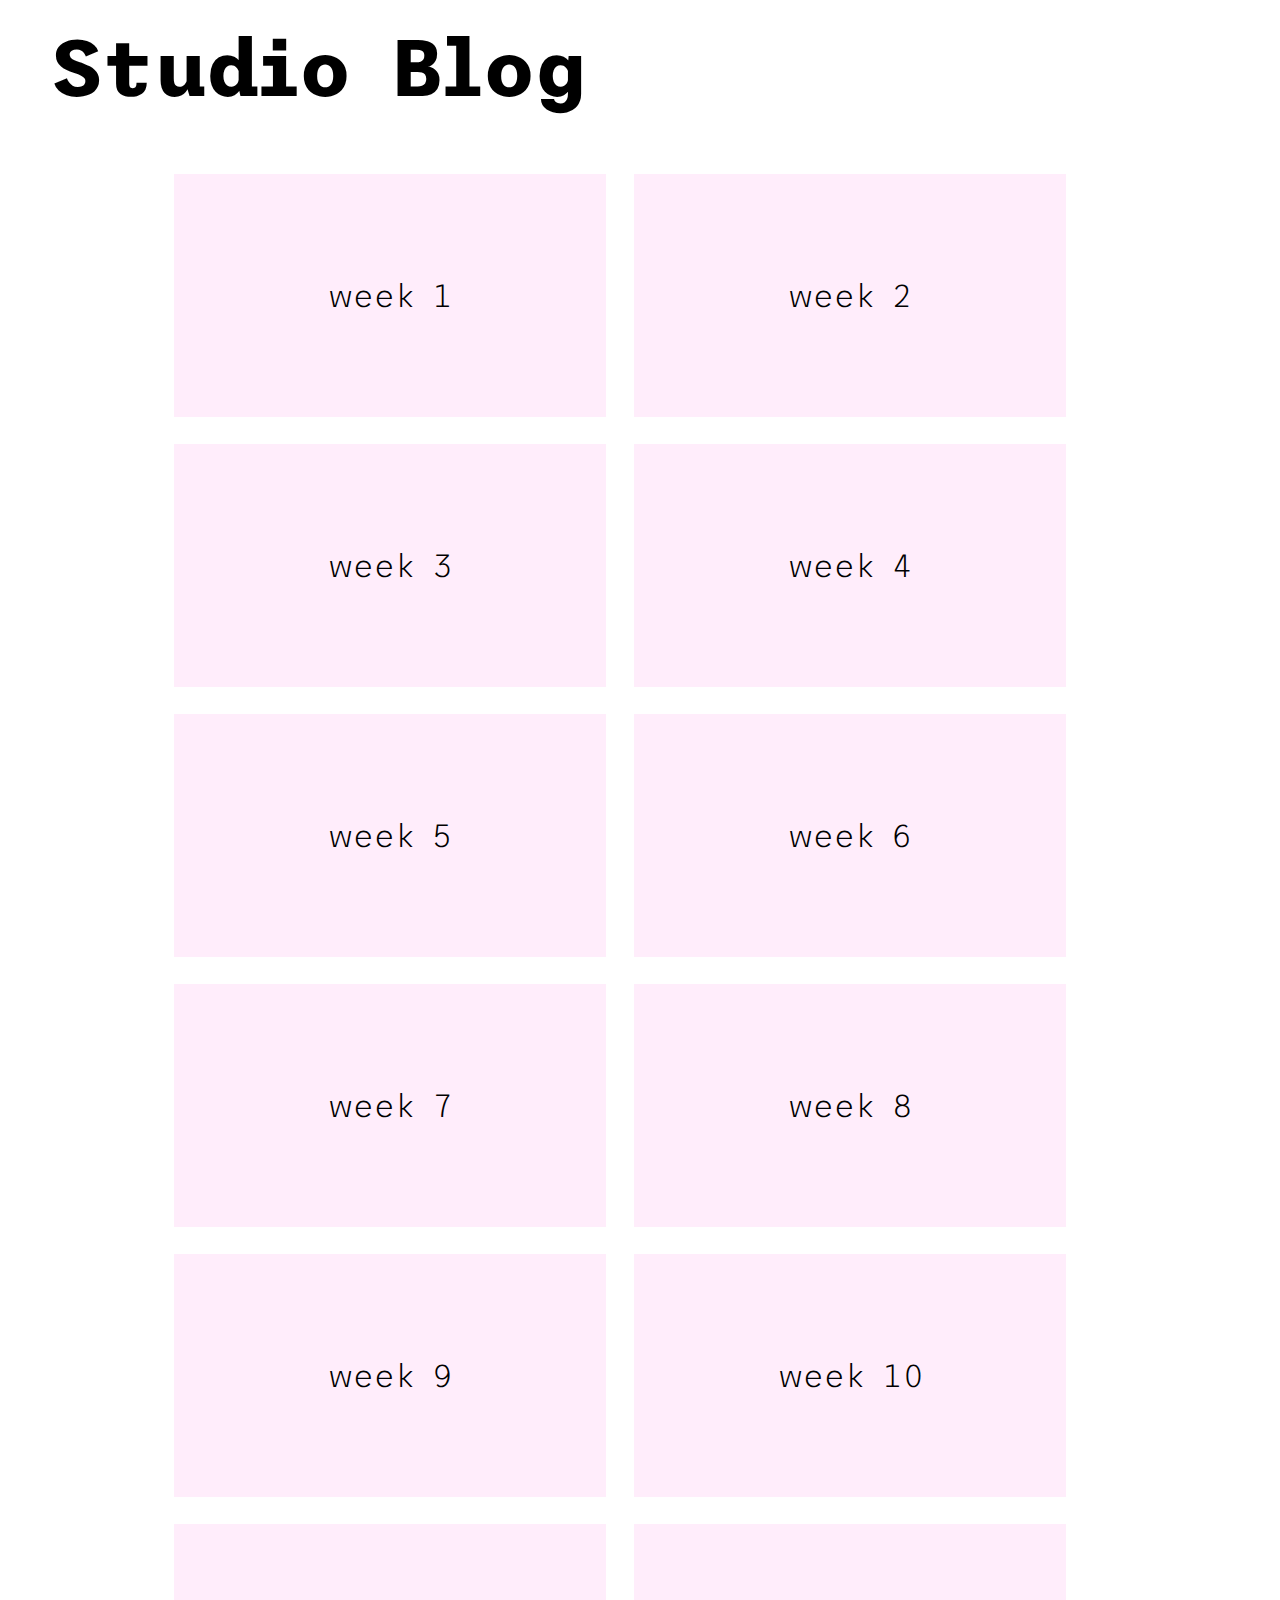
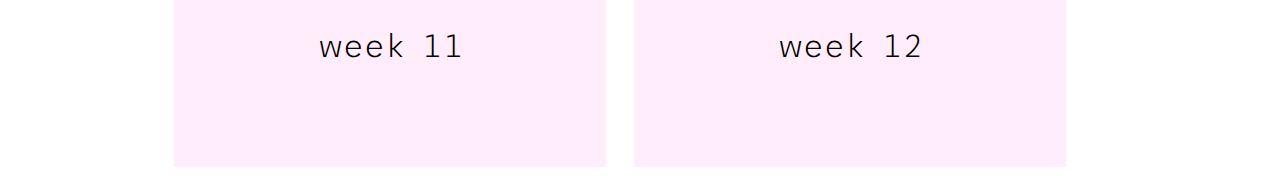
<file: index.html>
<!DOCTYPE html>  <!-- it's an html doctument -->
<html lang="en">  <!-- the language is english -->
<head>
    <meta charset="UTF-8">
    <meta http-equiv="X-UA-Compatible" content="IE=edge">
    <meta name="viewport" content="width=device-width, initial-scale=1.0">
    <title>Studio Blog</title>

      <!-- additional fonts -->
      <link rel="preconnect" href="https://fonts.googleapis.com"> 
      <link rel="preconnect" href="https://fonts.gstatic.com" crossorigin> 
      <link href="https://fonts.googleapis.com/css2?family=Alfa+Slab+One&display=swap" rel="stylesheet"> <!--'Alfa Slab One' -->

      <link rel="preconnect" href="https://fonts.googleapis.com"> 
      <link rel="preconnect" href="https://fonts.gstatic.com" crossorigin> 
      <link href="https://fonts.googleapis.com/css2?family=Cormorant+SC:wght@700&display=swap" rel="stylesheet"> <!-- font-family: 'Cormorant SC', serif-->

      <link rel="preconnect" href="https://fonts.googleapis.com"> 
      <link rel="preconnect" href="https://fonts.gstatic.com" crossorigin> 
      <link href="https://fonts.googleapis.com/css2?family=Lexend:wght@300;500&display=swap" rel="stylesheet">  <!-- Lexend font  font-family: 'Lexend', sans-serif; -->
      
      <link rel="preconnect" href="https://fonts.googleapis.com"> 
<link rel="preconnect" href="https://fonts.gstatic.com" crossorigin> 
<link href="https://fonts.googleapis.com/css2?family=Trispace:wght@100;400&display=swap" rel="stylesheet">

      <!-- changhing the space between lines-->
      <link rel="stylesheet" href = "css/style.css" >

</head>

<body> 
    <!--  Fonts I like: Georgia, Helvetica -->
     <!-- What did you learn today
    What was new/interesting
    How can it be applied to webdesign
    How does it influence you as a webdesigner?
     -->
  <header> 
    <nav> <h1> Studio Blog </h1></nav>
    <nav> </nav>
  </header>

  <main>
    <section></section>
    <section>
      <div class="button1"> 
        <a href="week-1.html"> 
        <button type="button" style="background-color: #ffedfb;">
          week 1
        </button> 
        </a>
      </div>
      <div class="button2">
        <a href="week-2.html"> 
        <button type="button" style="background-color: #ffedfb;">
          week 2
        </button> 
        </a>
      </div>
      <div class="button3">
        <a href="week-3.html"> 
          <button type="button" style="background-color: #ffedfb;">
            week 3
          </button> 
          </a>
      </div>
      <div class="button4">
        <a href="week-4.html"> 
          <button type="button" style="background-color: #ffedfb;">
            week 4
          </button> 
          </a>
      </div>      
      <div class="button5">
        <a href="week-5.html"> 
          <button type="button" style="background-color: #ffedfb;">
            week 5
          </button> 
          </a>
      </div> 
      <div class="button6">
        <a href="week-6.html"> 
          <button type="button" style="background-color: #ffedfb;">
            week 6
          </button> 
          </a>
      </div> 
      <div class="button7"> 
        <a href="week-7.html"> 
        <button type="button" style="background-color: #ffedfb;">
          week 7
        </button> 
        </a>
      </div>
      <div class="button8">
        <a href="week-8.html"> 
        <button type="button" style="background-color: #ffedfb;">
          week 8
        </button> 
        </a>
      </div>
      <div class="button9">
        <a href="week-9.html"> 
          <button type="button" style="background-color: #ffedfb;">
            week 9
          </button> 
          </a>
      </div>
      <div class="button10">
        <a href="week-10.html"> 
          <button type="button" style="background-color: #ffedfb;">
            week 10
          </button> 
          </a>
      </div>      
      <div class="button11">
        <a href="week-11.html"> 
          <button type="button" style="background-color: #ffedfb;">
            week 11
          </button> 
          </a>
      </div> 
      <div class="button12">
        <a href="week-12.html"> 
          <button type="button" style="background-color: #ffedfb;">
            week 12
          </button> 
          </a>
      </div> 
    </section>
    <section></section>
  </main>
</body>
</html>
</file>
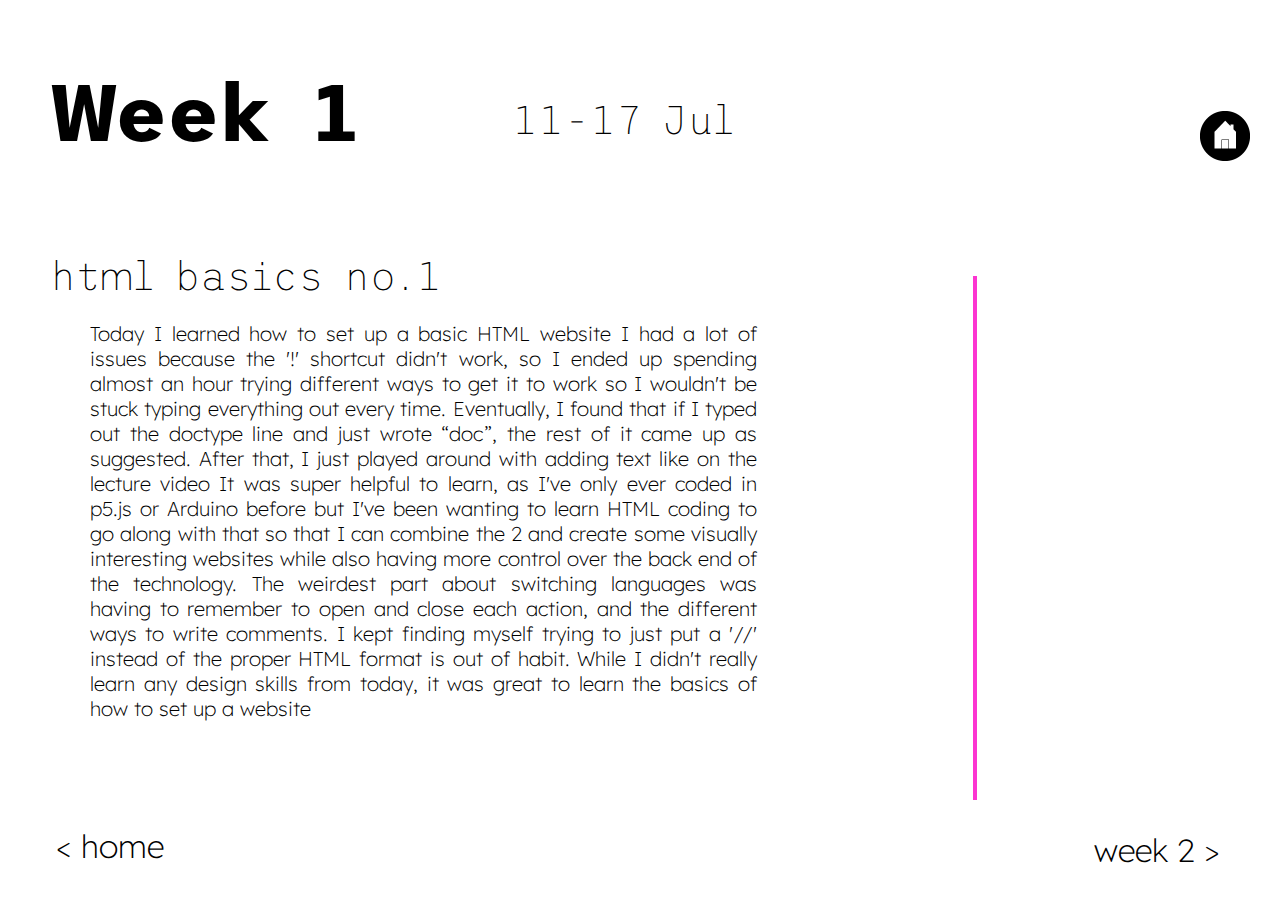
<file: week-1.html>
<!DOCTYPE html>  <!-- it's an html doctument -->
<html lang="en">  <!-- the language is english -->
<head>
    <meta charset="UTF-8">
    <meta http-equiv="X-UA-Compatible" content="IE=edge">
    <meta name="viewport" content="width=device-width, initial-scale=1.0">
    <title>week 1</title>

      <!-- additional fonts -->
      <link rel="preconnect" href="https://fonts.googleapis.com"> 
      <link rel="preconnect" href="https://fonts.gstatic.com" crossorigin> 
      <link href="https://fonts.googleapis.com/css2?family=Alfa+Slab+One&display=swap" rel="stylesheet"> <!--'Alfa Slab One' -->

      <link rel="preconnect" href="https://fonts.googleapis.com"> 
      <link rel="preconnect" href="https://fonts.gstatic.com" crossorigin> 
      <link href="https://fonts.googleapis.com/css2?family=Cormorant+SC:wght@700&display=swap" rel="stylesheet"> <!-- font-family: 'Cormorant SC', serif-->

      <link rel="preconnect" href="https://fonts.googleapis.com"> 
      <link rel="preconnect" href="https://fonts.gstatic.com" crossorigin> 
      <link href="https://fonts.googleapis.com/css2?family=Lexend:wght@300;500&display=swap" rel="stylesheet">  <!-- Lexend font  font-family: 'Lexend', sans-serif; -->
      
      <link rel="preconnect" href="https://fonts.googleapis.com"> 
      <link rel="preconnect" href="https://fonts.gstatic.com" crossorigin> 
      <link href="https://fonts.googleapis.com/css2?family=Open+Sans:wght@300&display=swap" rel="stylesheet">
      
      <link rel="preconnect" href="https://fonts.googleapis.com"> 
<link rel="preconnect" href="https://fonts.gstatic.com" crossorigin> 
<link href="https://fonts.googleapis.com/css2?family=Trispace:wght@100;400&display=swap" rel="stylesheet">

      <link rel="stylesheet" href = "css/week-style.css" >

</head>

<body> 
    
     <!-- What did you learn today
    What was new/interesting
    How can it be applied to webdesign
    How does it influence you as a webdesigner?
     -->
  <header> 
    <nav> <h1> Week 1 </h1></nav>
    <nav> <h2> 11-17 Jul </h2> </nav>
    <nav> <a href="index.html"> <img src="img/home-button.png" alt="home button" style="width:50px; height:50px; padding:10px;"> </a></nav>  </header>
  <main>
    <section>
      <div class="subtitle">
        <h2> html basics no.1</h2>
      </div>
      <div class="info">
        <p> 
          Today I learned how to set up a basic HTML website I had a lot of issues because the '!' shortcut didn't work, 
          so I ended up spending almost an hour trying different ways to get it to work so 
          I wouldn't be stuck typing everything out every time. Eventually, I found 
          that if I typed out the doctype line and just wrote “doc”, the rest of it came 
          up as suggested. After that, I just played around with adding text like on the lecture video
          It was super helpful to learn, as I've only ever coded in p5.js or Arduino before but I've been wanting to learn HTML coding
          to go along with that so that I can combine the 2 and create some visually interesting websites while also having more control
          over the back end of the technology. The weirdest part about switching languages was having to remember to open and close 
          each action, and the different ways to write comments. I kept finding myself trying to just put a '//' instead of the proper
          HTML format is out of habit. While I didn't really learn any design skills from today, it was great to learn the basics of how 
          to set up a website
      </p>
      </div>
      <div class="buttonplace">
        <a href="index.html">
          <button  type="button"> &#60; home </button>
        </a>
        <!-- <a href="index.html"> 
          <button type="button" style="background-color: white;">
            home
          </button>  -->
      </div>
    </section>
    <section> <div class="line"></div> </section>
    <section>
      <div class="nextweek">
        <a href="week-2.html">
          <button  type="button"> week 2 &#62; </button>
        </a>
      </div>
    </section>
  </main>
</body>
</html>
</file>
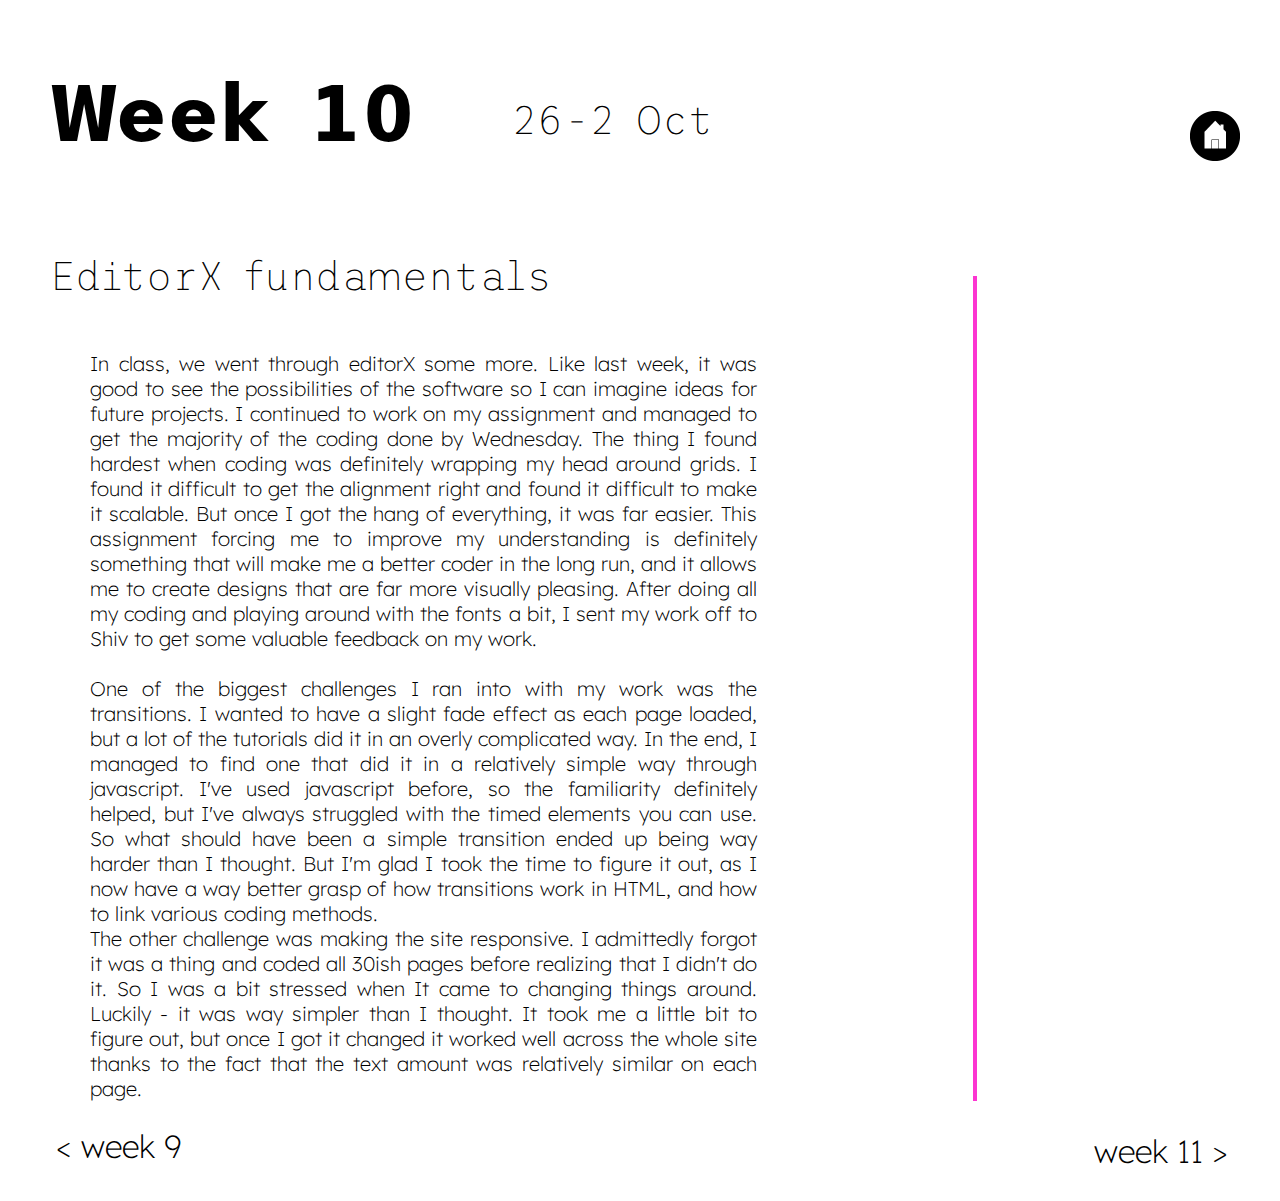
<file: week-10.html>
<!DOCTYPE html>  <!-- it's an html doctument -->
<html lang="en">  <!-- the language is english -->
<head>
    <meta charset="UTF-8">
    <meta http-equiv="X-UA-Compatible" content="IE=edge">
    <meta name="viewport" content="width=device-width, initial-scale=1.0">
    <title>week 10</title>

      <!-- additional fonts -->
      <link rel="preconnect" href="https://fonts.googleapis.com"> 
      <link rel="preconnect" href="https://fonts.gstatic.com" crossorigin> 
      <link href="https://fonts.googleapis.com/css2?family=Alfa+Slab+One&display=swap" rel="stylesheet"> <!--'Alfa Slab One' -->

      <link rel="preconnect" href="https://fonts.googleapis.com"> 
      <link rel="preconnect" href="https://fonts.gstatic.com" crossorigin> 
      <link href="https://fonts.googleapis.com/css2?family=Cormorant+SC:wght@700&display=swap" rel="stylesheet"> <!-- font-family: 'Cormorant SC', serif-->

      <link rel="preconnect" href="https://fonts.googleapis.com"> 
      <link rel="preconnect" href="https://fonts.gstatic.com" crossorigin> 
      <link href="https://fonts.googleapis.com/css2?family=Lexend:wght@300;500&display=swap" rel="stylesheet">  <!-- Lexend font  font-family: 'Lexend', sans-serif; -->
      
      <link rel="preconnect" href="https://fonts.googleapis.com"> 
<link rel="preconnect" href="https://fonts.gstatic.com" crossorigin> 
<link href="https://fonts.googleapis.com/css2?family=Trispace:wght@100;400&display=swap" rel="stylesheet">

      <link rel="stylesheet" href = "css/week-style.css" >

</head>

<body> 
    
     <!-- What did you learn today
    What was new/interesting
    How can it be applied to webdesign
    How does it influence you as a webdesigner?
     -->
  <header> 
    <nav> <h1> Week 10 </h1></nav>
    <nav> <h2> 26-2 Oct </h2> </nav>
    <nav> <a href="index.html"> <img src="img/home-button.png" alt="home button" style="width:50px; height:50px;"> </a></nav>  </header>
  <main>
    <section>
      <div class="subtitle">
        <h2> EditorX fundamentals</h2>
      </div>
      <div class="info">
        <p style="padding-top: 30px;"> 
          In class, we went through editorX some more. Like last week, it was good to see the possibilities 
          of the software so I can imagine ideas for future projects. I continued to work on my assignment 
          and managed to get the majority of the coding done by Wednesday. The thing I found hardest when 
          coding was definitely wrapping my head around grids. I found it difficult to get the alignment right 
          and found it difficult to make it scalable. But once I got the hang of everything, it was far easier. 
          This assignment forcing me to improve my understanding is definitely something that will make me a 
          better coder in the long run, and it allows me to create designs that are far more visually pleasing. 
          After doing all my coding and playing around with the fonts a bit, I sent my work off to Shiv to get 
          some valuable feedback on my work.
          <br>
          <br>
          One of the biggest challenges I ran into with my work was the transitions. I wanted to have a slight 
          fade effect as each page loaded, but a lot of the tutorials did it in an overly complicated way. In the 
          end, I managed to find one that did it in a relatively simple way through javascript. I've used 
          javascript before, so the familiarity definitely helped, but I've always struggled with the timed elements
          you can use. So what should have been a simple transition ended up being way harder than I thought. But 
          I'm glad I took the time to figure it out, as I now have a way better grasp of how transitions work in 
          HTML, and how to link various coding methods.
          <br>
          The other challenge was making the site responsive. I admittedly forgot it was a thing and coded all 
          30ish pages before realizing that I didn't do it. So I was a bit stressed when It came to changing things 
          around. Luckily - it was way simpler than I thought. It took me a little bit to figure out, but once I 
          got it changed it worked well across the whole site thanks to the fact that the text amount was relatively 
          similar on each page.
      </p>
      </div>
      <div class="buttonplace">
        <a href="week-9.html">
          <button  type="button"> &#60; week 9 </button>
        </a>
      </div>
    </section>
    <section> <div class="line"></div> </section>
    <section>
      <div class="nextweek">
        <a href="week-11.html">
          <button  type="button"> week 11 &#62; </button>
        </a>
      </div>
    </section>
  </main>
</body>
</html>
</file>
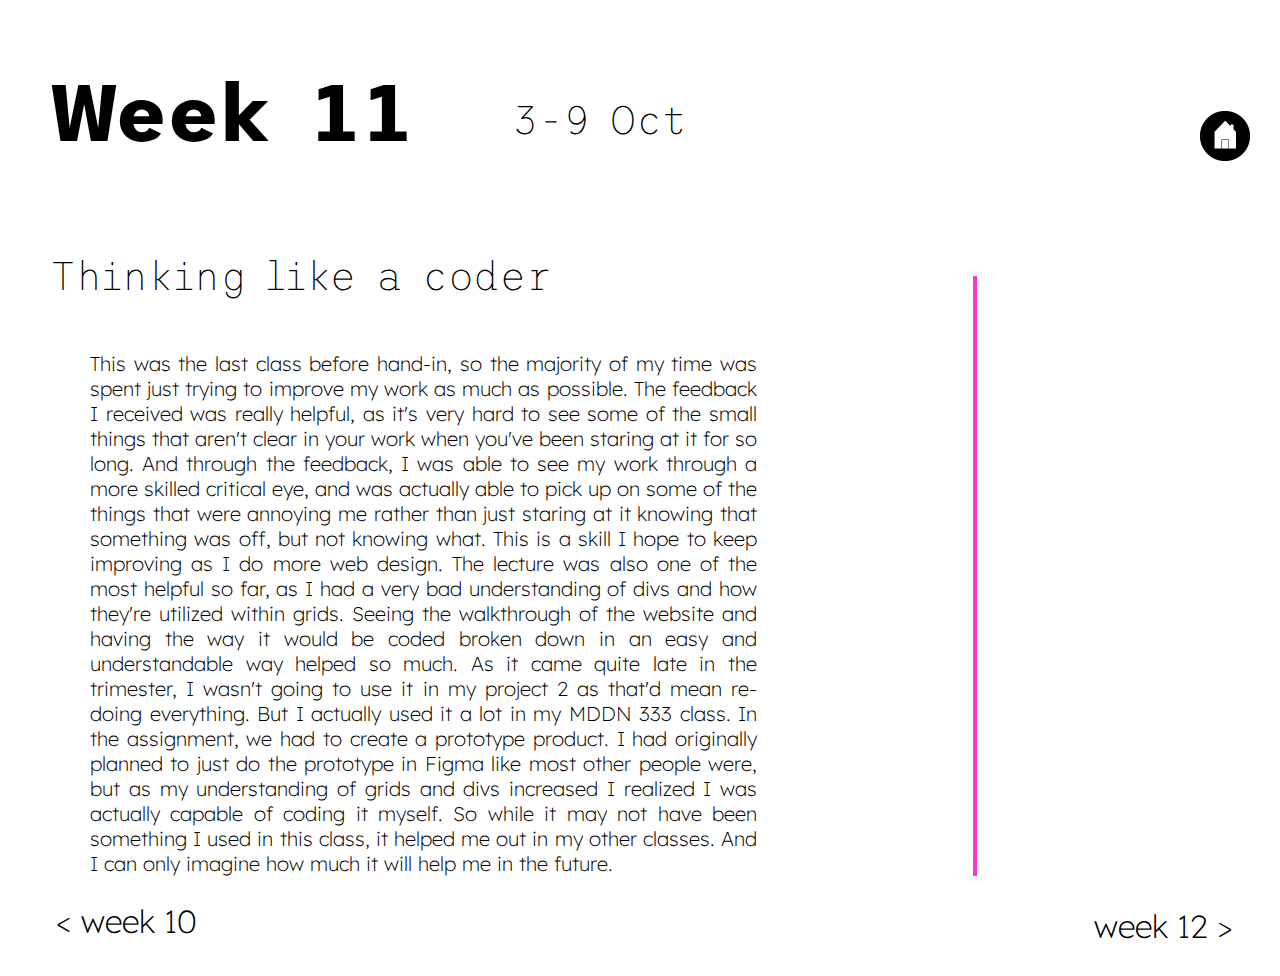
<file: week-11.html>
<!DOCTYPE html>  <!-- it's an html doctument -->
<html lang="en">  <!-- the language is english -->
<head>
    <meta charset="UTF-8">
    <meta http-equiv="X-UA-Compatible" content="IE=edge">
    <meta name="viewport" content="width=device-width, initial-scale=1.0">
    <title>week 11</title>

      <!-- additional fonts -->
      <link rel="preconnect" href="https://fonts.googleapis.com"> 
      <link rel="preconnect" href="https://fonts.gstatic.com" crossorigin> 
      <link href="https://fonts.googleapis.com/css2?family=Alfa+Slab+One&display=swap" rel="stylesheet"> <!--'Alfa Slab One' -->

      <link rel="preconnect" href="https://fonts.googleapis.com"> 
      <link rel="preconnect" href="https://fonts.gstatic.com" crossorigin> 
      <link href="https://fonts.googleapis.com/css2?family=Cormorant+SC:wght@700&display=swap" rel="stylesheet"> <!-- font-family: 'Cormorant SC', serif-->

      <link rel="preconnect" href="https://fonts.googleapis.com"> 
      <link rel="preconnect" href="https://fonts.gstatic.com" crossorigin> 
      <link href="https://fonts.googleapis.com/css2?family=Lexend:wght@300;500&display=swap" rel="stylesheet">  <!-- Lexend font  font-family: 'Lexend', sans-serif; -->
      
      <link rel="preconnect" href="https://fonts.googleapis.com"> 
<link rel="preconnect" href="https://fonts.gstatic.com" crossorigin> 
<link href="https://fonts.googleapis.com/css2?family=Trispace:wght@100;400&display=swap" rel="stylesheet">

      <link rel="stylesheet" href = "css/week-style.css" >

</head>

<body> 
  <header> 
    <nav> <h1> Week 11 </h1> </nav>
    <nav> <h2> 3-9 Oct </h2> </nav>
    <nav> <a href="index.html"> <img src="img/home-button.png" alt="home button" style="width:50px; height:50px; padding:10px;"> </a></nav>  </header>
  <main>
    <section>
      <div class="subtitle">
        <h2> Thinking like a coder</h2>
      </div>
      <div class="info">
        <p style="padding-top: 30px;"> 
          This was the last class before hand-in, so the majority of my time was spent 
          just trying to improve my work as much as possible. The feedback I received 
          was really helpful, as it's very hard to see some of the small things that 
          aren't clear in your work when you've been staring at it for so long. And through 
          the feedback, I was able to see my work through a more skilled critical eye, and 
          was actually able to pick up on some of the things that were annoying me rather 
          than just staring at it knowing that something was off, but not knowing what. This 
          is a skill I hope to keep improving as I do more web design. The lecture was also one 
          of the most helpful so far, as I had a very bad understanding of divs and how they're 
          utilized within grids. Seeing the walkthrough of the website and having the way it would 
          be coded broken down in an easy and understandable way helped so much. As it came quite 
          late in the trimester, I wasn't going to use it in my project 2 as that'd mean re-doing 
          everything. But I actually used it a lot in my MDDN 333 class. In the assignment, we had 
          to create a prototype product. I had originally planned to just do the prototype in Figma 
          like most other people were, but as my understanding of grids and divs increased I realized 
          I was actually capable of coding it myself. So while it may not have been something I used in 
          this class, it helped me out in my other classes. And I can only imagine how much it will 
          help me in the future.
      </p>
      </div>
      <div class="buttonplace">
        <a href="week-10.html">
          <button  type="button"> &#60; week 10 </button>
        </a>
      </div>
    </section>
    <section> <div class="line"></div> </section>
    <section>
      <div class="nextweek">
        <a href="week-12.html">
          <button  type="button"> week 12 &#62; </button>
        </a>
      </div>
    </section>
  </main>
</body>
</html>
</file>
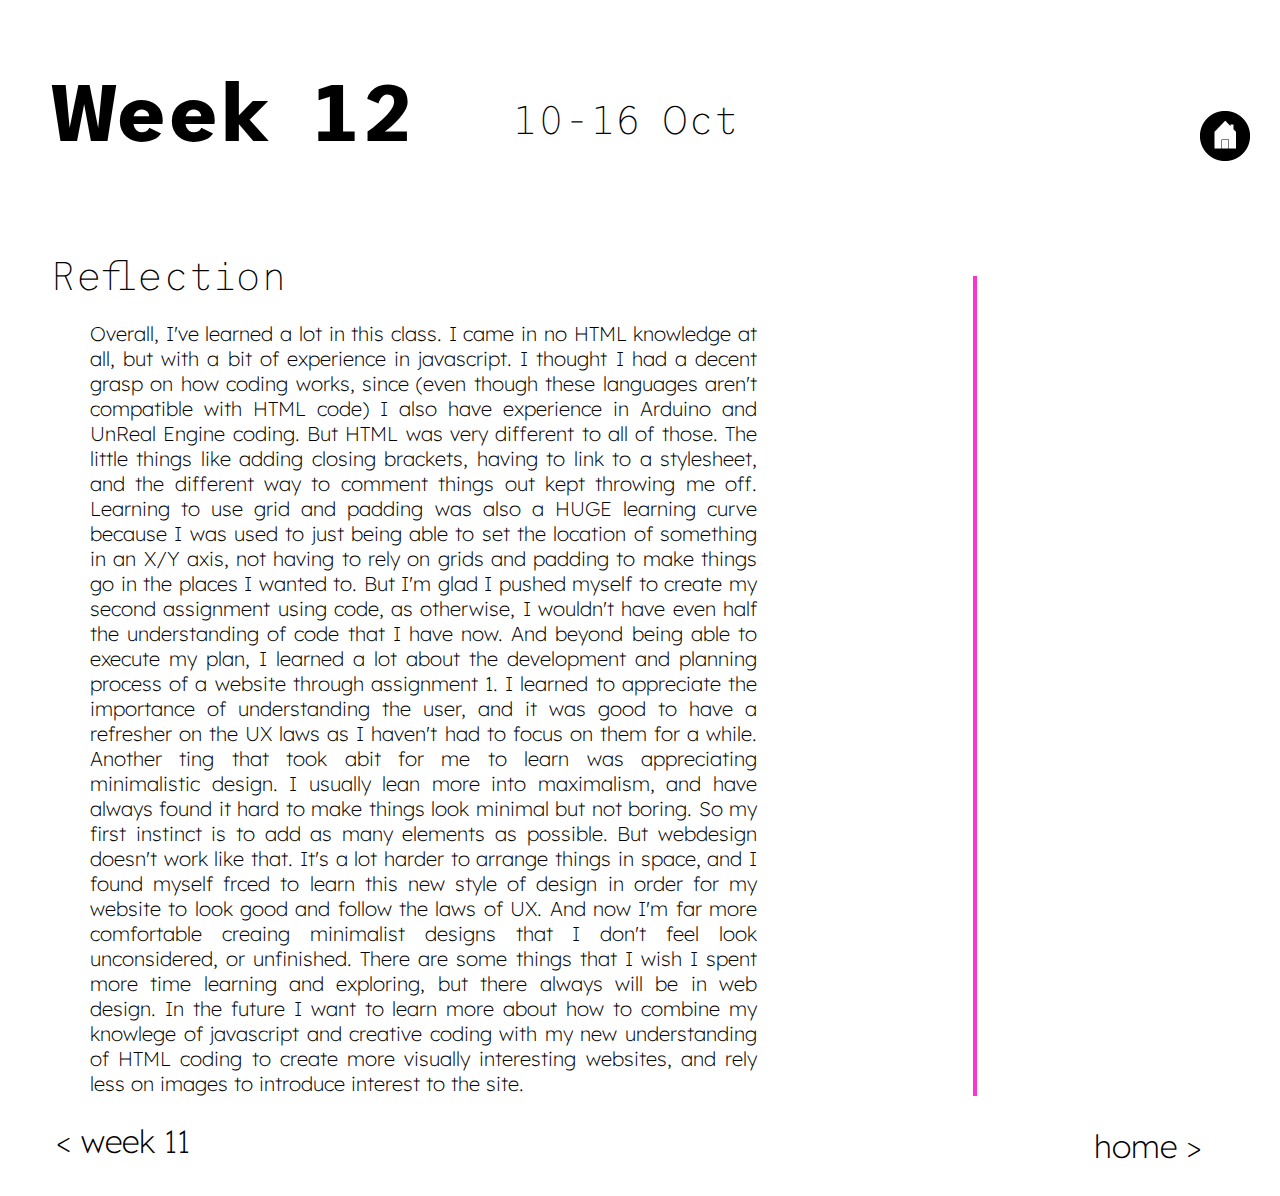
<file: week-12.html>
<!DOCTYPE html>  <!-- it's an html doctument -->
<html lang="en">  <!-- the language is english -->
<head>
    <meta charset="UTF-8">
    <meta http-equiv="X-UA-Compatible" content="IE=edge">
    <meta name="viewport" content="width=device-width, initial-scale=1.0">
    <title>week 12</title>

      <!-- additional fonts -->
      <link rel="preconnect" href="https://fonts.googleapis.com"> 
      <link rel="preconnect" href="https://fonts.gstatic.com" crossorigin> 
      <link href="https://fonts.googleapis.com/css2?family=Alfa+Slab+One&display=swap" rel="stylesheet"> <!--'Alfa Slab One' -->

      <link rel="preconnect" href="https://fonts.googleapis.com"> 
      <link rel="preconnect" href="https://fonts.gstatic.com" crossorigin> 
      <link href="https://fonts.googleapis.com/css2?family=Cormorant+SC:wght@700&display=swap" rel="stylesheet"> <!-- font-family: 'Cormorant SC', serif-->

      <link rel="preconnect" href="https://fonts.googleapis.com"> 
      <link rel="preconnect" href="https://fonts.gstatic.com" crossorigin> 
      <link href="https://fonts.googleapis.com/css2?family=Lexend:wght@300;500&display=swap" rel="stylesheet">  <!-- Lexend font  font-family: 'Lexend', sans-serif; -->
      
      <link rel="preconnect" href="https://fonts.googleapis.com"> 
<link rel="preconnect" href="https://fonts.gstatic.com" crossorigin> 
<link href="https://fonts.googleapis.com/css2?family=Trispace:wght@100;400&display=swap" rel="stylesheet">

      <link rel="stylesheet" href = "css/week-style.css" >

</head>

<body> 
  <header> 
    <nav> <h1> Week 12 </h1></nav>
    <nav> <h2> 10-16 Oct </h2> </nav>
    <nav> <a href="index.html"> <img src="img/home-button.png" alt="home button" style="width:50px; height:50px; padding:10px;"> </a></nav>
  </header>
  <main>
    <section>
      <div class="subtitle">
        <h2> Reflection</h2>
      </div>
      <div class="info">
        <p> 
          Overall, I've learned a lot in this class. I came in no HTML knowledge at all, 
          but with a bit of experience in javascript. I thought I had a decent grasp on 
          how coding works, since (even though these languages aren't compatible with 
          HTML code) I also have experience in Arduino and UnReal Engine coding. But HTML 
          was very different to all of those. The little things like adding closing brackets, 
          having to link to a stylesheet, and the different way to comment things out kept throwing 
          me off. Learning to use grid and padding was also a HUGE learning curve because I 
          was used to just being able to set the location of something in an X/Y axis, not having 
          to rely on grids and padding to make things go in the places I wanted to. But I'm glad 
          I pushed myself to create my second assignment using code, as otherwise, I wouldn't have 
          even half the understanding of code that I have now. And beyond being able to execute my plan, 
          I learned a lot about the development and planning process of a website through assignment 1. I 
          learned to appreciate the importance of understanding the user, and it was good to have a 
          refresher on the UX laws as I haven't had to focus on them for a while. Another ting that took 
          abit for me to learn was appreciating minimalistic design. I usually lean more into maximalism, 
          and have always found it hard to make things look minimal but not boring. So my first instinct is 
          to add as many elements as possible. But webdesign doesn't work like that. It's a lot harder to 
          arrange things in space, and I found myself frced to learn this new style of design in order for my 
          website to look good and follow the laws of UX. And now I'm far more comfortable creaing minimalist 
          designs that I don't feel look unconsidered, or unfinished. There are some things that I wish 
          I spent more time learning and exploring, but there always will be in web design. In 
          the future I want to learn more about how to combine my knowlege of javascript and creative coding 
          with my new understanding of HTML coding to create more visually interesting websites, and rely less 
          on images to introduce interest to the site.
      </p>
      </div>
      <div class="buttonplace">
        <a href="week-11.html">
          <button  type="button"> &#60; week 11 </button>
        </a>
      </div>
    </section>
    <section> <div class="line"></div> </section>
    <section>
      <div class="nextweek">
        <a href="index.html">
          <button  type="button"> home &#62; </button>
        </a>
      </div>
    </section>
  </main>
</body>
</html>
</file>
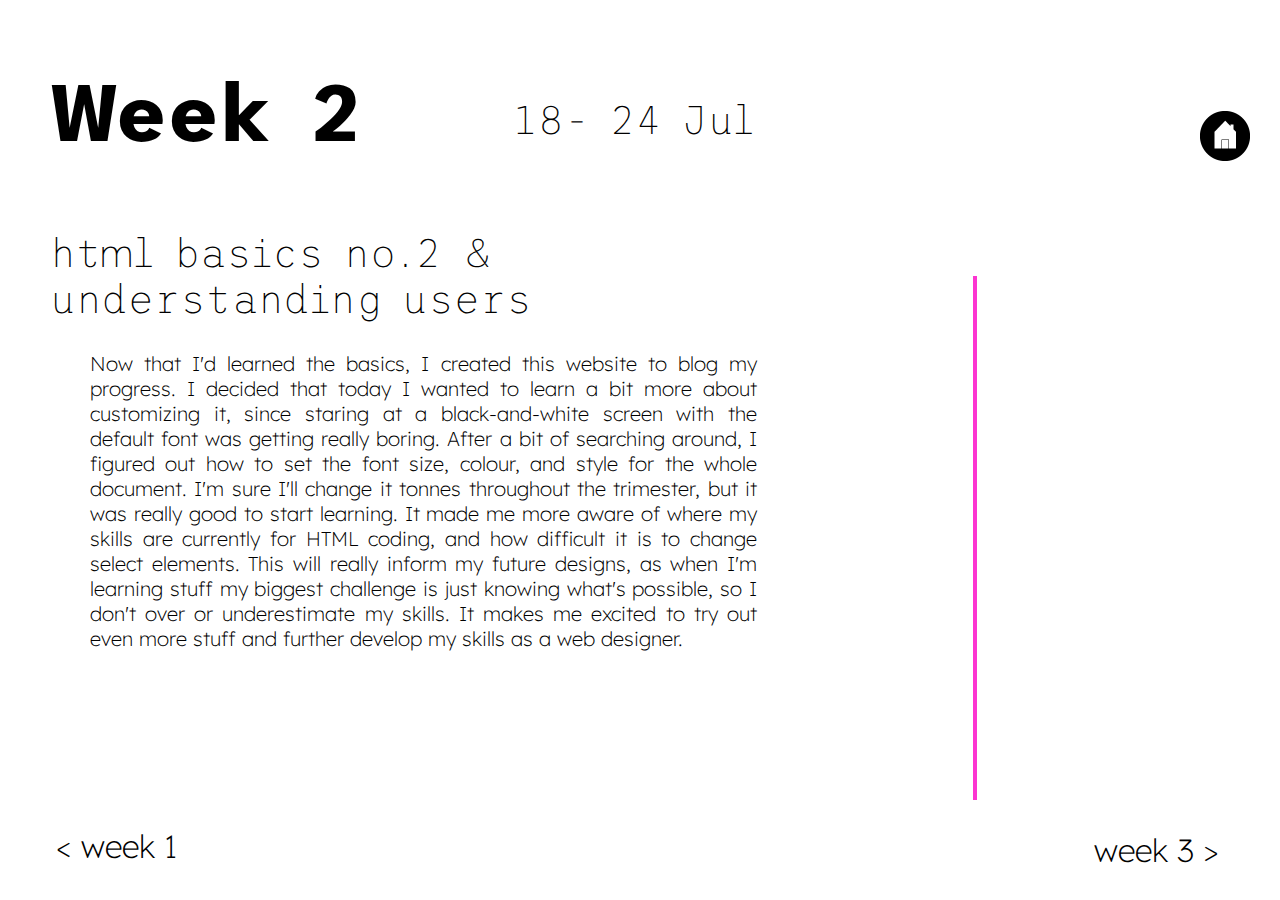
<file: week-2.html>
<!DOCTYPE html>  <!-- it's an html doctument -->
<html lang="en">  <!-- the language is english -->
<head>
    <meta charset="UTF-8">
    <meta http-equiv="X-UA-Compatible" content="IE=edge">
    <meta name="viewport" content="width=device-width, initial-scale=1.0">
    <title>week 2</title>

      <!-- additional fonts -->
      <link rel="preconnect" href="https://fonts.googleapis.com"> 
      <link rel="preconnect" href="https://fonts.gstatic.com" crossorigin> 
      <link href="https://fonts.googleapis.com/css2?family=Alfa+Slab+One&display=swap" rel="stylesheet"> <!--'Alfa Slab One' -->

      <link rel="preconnect" href="https://fonts.googleapis.com"> 
      <link rel="preconnect" href="https://fonts.gstatic.com" crossorigin> 
      <link href="https://fonts.googleapis.com/css2?family=Cormorant+SC:wght@700&display=swap" rel="stylesheet"> <!-- font-family: 'Cormorant SC', serif-->

      <link rel="preconnect" href="https://fonts.googleapis.com"> 
      <link rel="preconnect" href="https://fonts.gstatic.com" crossorigin> 
      <link href="https://fonts.googleapis.com/css2?family=Lexend:wght@300;500&display=swap" rel="stylesheet">  <!-- Lexend font  font-family: 'Lexend', sans-serif; -->
      
      <link rel="preconnect" href="https://fonts.googleapis.com"> 
<link rel="preconnect" href="https://fonts.gstatic.com" crossorigin> 
<link href="https://fonts.googleapis.com/css2?family=Trispace:wght@100;400&display=swap" rel="stylesheet">

      <link rel="stylesheet" href = "css/week-style.css" >

</head>

<body> 
    
     <!-- What did you learn today
    What was new/interesting
    How can it be applied to webdesign
    How does it influence you as a webdesigner?
     -->
  <header> 
    <nav> <h1> Week 2 </h1></nav>
    <nav> <h2> 18- 24 Jul</h2> </nav>
    <nav> <a href="index.html"> <img src="img/home-button.png" alt="home button" style="width:50px; height:50px; padding:10px;"> </a></nav>  </header>
  <main>
    <section>
      <div class="subtitle">
        <h2> html basics no.2 & understanding users</h2>
      </div>
      <div class="info">
        <p style="padding-top: 30px;"> 
          Now that I'd learned the basics, I created this website to blog my progress. I decided that today I wanted to learn a bit more about 
        customizing it, since staring at a black-and-white screen with the default font was getting really boring. After a bit of searching 
        around, I figured out how to set the font size, colour, and style for the whole document. I'm sure I'll change it tonnes throughout 
        the trimester, but it was really good to start learning. It made me more aware of where my skills are currently for HTML coding, and 
        how difficult it is to change select elements. This will really inform my future designs, as when I'm learning stuff my biggest 
        challenge is just knowing what's possible, so I don't over or underestimate my skills. It makes me excited to try out even more stuff 
        and further develop my skills as a web designer.
      </p>
      </div>
      <div class="buttonplace">
        <a href="week-1.html">
          <button  type="button"> &#60; week 1 </button>
        </a>
        <!-- <a href="index.html"> 
          <button type="button" style="background-color: white;">
            home
          </button>  -->
      </div>
    </section>
    <section> <div class="line"></div> </section>
    <section><div class="nextweek">
      <a href="week-3.html">
        <button  type="button"> week 3 &#62; </button>
      </a>
    </div></section>
  </main>
</body>
</html>
</file>
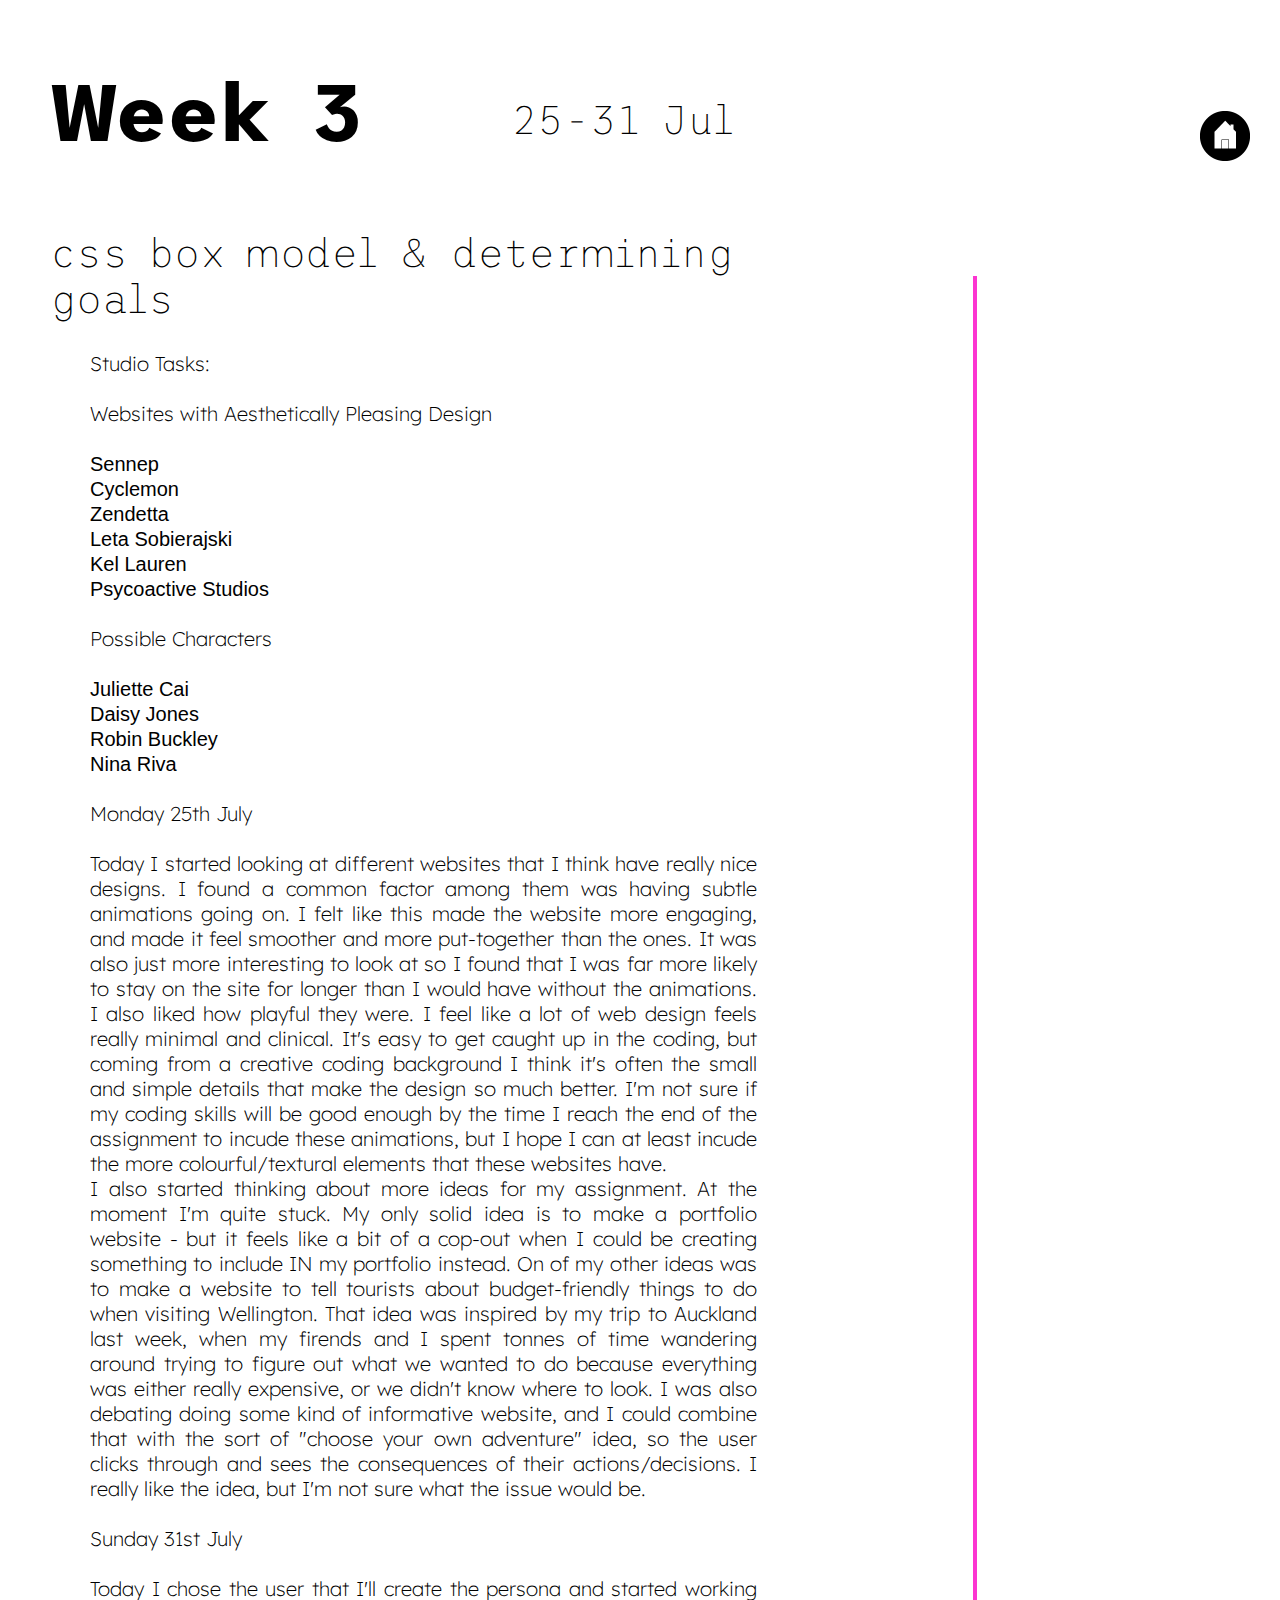
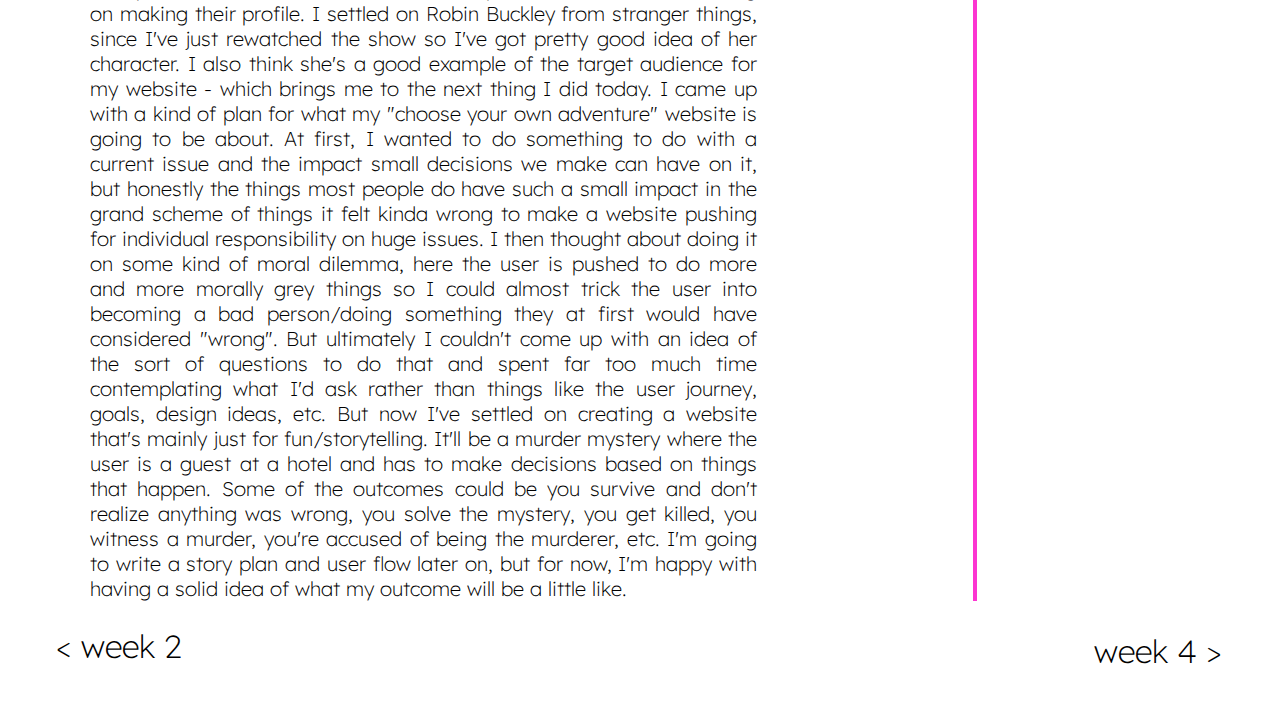
<file: week-3.html>
<!DOCTYPE html>  <!-- it's an html doctument -->
<html lang="en">  <!-- the language is english -->
<head>
    <meta charset="UTF-8">
    <meta http-equiv="X-UA-Compatible" content="IE=edge">
    <meta name="viewport" content="width=device-width, initial-scale=1.0">
    <title>week 3</title>

      <!-- additional fonts -->
      <link rel="preconnect" href="https://fonts.googleapis.com"> 
      <link rel="preconnect" href="https://fonts.gstatic.com" crossorigin> 
      <link href="https://fonts.googleapis.com/css2?family=Alfa+Slab+One&display=swap" rel="stylesheet"> <!--'Alfa Slab One' -->

      <link rel="preconnect" href="https://fonts.googleapis.com"> 
      <link rel="preconnect" href="https://fonts.gstatic.com" crossorigin> 
      <link href="https://fonts.googleapis.com/css2?family=Cormorant+SC:wght@700&display=swap" rel="stylesheet"> <!-- font-family: 'Cormorant SC', serif-->

      <link rel="preconnect" href="https://fonts.googleapis.com"> 
      <link rel="preconnect" href="https://fonts.gstatic.com" crossorigin> 
      <link href="https://fonts.googleapis.com/css2?family=Lexend:wght@300;500&display=swap" rel="stylesheet">  <!-- Lexend font  font-family: 'Lexend', sans-serif; -->
      
      <link rel="preconnect" href="https://fonts.googleapis.com"> 
<link rel="preconnect" href="https://fonts.gstatic.com" crossorigin> 
<link href="https://fonts.googleapis.com/css2?family=Trispace:wght@100;400&display=swap" rel="stylesheet">

      <link rel="stylesheet" href = "css/week-style.css" >

</head>

<body> 
    
     <!-- What did you learn today
    What was new/interesting
    How can it be applied to webdesign
    How does it influence you as a webdesigner?
     -->
  <header> 
    <nav> <h1> Week 3 </h1></nav>
    <nav> <h2> 25-31 Jul </h2> </nav>
    <nav> <a href="index.html"> <img src="img/home-button.png" alt="home button" style="width:50px; height:50px; padding:10px;"> </a></nav>  </header>
  <main>
    <section>
      <div class="subtitle">
        <h2> css box model & determining goals</h2>
      </div>
      <div class="info">
      <p style="padding-top: 30px;"> Studio Tasks:
        <br>
        <br>
        Websites with Aesthetically Pleasing Design
        <br>
        <br>
        <a href="https://www.sennep.com" target="_blank">
            Sennep
        </a>
        <br>
        <a href="http://cyclemon.com/index.html" target="_blank">
            Cyclemon 
        </a>
        <br>
         <a href="https://www.zendetta.com/timeline/chapter-one/scene-one" target="_blank">
            Zendetta 
        </a>
        <br>
         <a href="https://letasobierajski.com" target="_blank">
         Leta Sobierajski
        </a>
        <br>
        <a href="https://kellauren.design" target="_blank">
            Kel Lauren 
        </a>
        <br> 
        <a href="https://www.psychoactive.co.nz/?gclid=Cj0KCQjw2_OWBhDqARIsAAUNTTHCZcRRhpQVLK5NguKhmkXuWEQOozEiEMDDL0RVgEBc6DjqvUxtZsMaAncjEALw_wcB" target="_blank">
            Psycoactive Studios
        </a> 
        <br>
        <br>
      Possible Characters
      <br>
      <br>
         <a href="https://theseviolentdelightsseries.fandom.com/wiki/Juliette_Cai" target="_blank">
                Juliette Cai
            </a>
            <br>
          <a href="https://daisy-jones-and-the-six.fandom.com/wiki/Daisy_Jones" target="_blank">
            Daisy Jones
          </a>
          <br>
          <a href="https://strangerthings.fandom.com/wiki/Robin_Buckley" target="_blank">
            Robin Buckley
          </a>
          <br>
           <a href="https://malibu-rising.fandom.com/wiki/Nina_Riva?so=search" target="_blank">
            Nina Riva
          </a>

        <br>
        <br>
        Monday 25th July
        <br>
        <br>
        Today I started looking at different websites that I think have really nice designs. I found a common factor among 
        them was having subtle animations going on. I felt like this made the website more engaging, and made it feel smoother 
        and more put-together than the ones. It was also just more interesting to look at so I found that I was far more 
        likely to stay on the site for longer than I would have without the animations. I also liked how playful they were. I 
        feel like a lot of web design feels really minimal and clinical. It's easy to get caught up in the coding, but coming 
        from a creative coding background I think it's often the small and simple details that make the design so much better. 
        I'm not sure if my coding skills will be good enough by the time I reach the end of the assignment to incude these 
        animations, but I hope I can at least incude the more colourful/textural elements that these websites have.
        <br>
        I also started thinking about more ideas for my assignment. At the moment I'm quite stuck. My only solid idea is to make 
        a portfolio website - but it feels like a bit of a cop-out when I could be creating something to include IN my portfolio 
        instead. On of my other ideas  was to make a website to tell tourists about budget-friendly things to do when visiting 
        Wellington. That idea was inspired by my trip to Auckland last week, when my firends and I 
        spent tonnes of time wandering around trying to figure out what we wanted to do because everything was either really 
        expensive, or we didn't know where to look. I was also debating doing some kind of informative website, and I could 
        combine that with the sort of "choose your own adventure" idea, so the user clicks through and sees the consequences of 
        their actions/decisions. I really like the idea, but I'm not sure what the issue would be. 
        <br>
        <br>
        Sunday 31st July
        <br>
        <br>
        Today I chose the user that I'll create the persona and started working on making their profile. I settled on 
        Robin Buckley from stranger things, since I've just rewatched the show so I've got pretty good idea of her character. 
        I also think she's a good example of the target audience for my website - which brings me to the next thing I did today. 
        I came up with a kind of plan for what my "choose your own adventure" website is going to be about. At first, I wanted to do 
        something to do with a current issue and the impact small decisions we make can have on it, but honestly the things most 
        people do have such a small impact in the grand scheme of things it felt kinda wrong to make a website pushing for individual 
        responsibility on huge issues. I then thought about doing it on some kind of moral dilemma, here the user is pushed to do 
        more and more morally grey things so I could almost trick the user into becoming a bad person/doing something they at 
        first would have considered "wrong". But ultimately I couldn't come up with an idea of the sort of questions to do that and 
        spent far too much time contemplating what I'd ask rather than things like the user journey, goals, design ideas, etc. But 
        now I've settled on creating a website that's mainly just for fun/storytelling. It'll be a murder mystery where the user is 
        a guest at a hotel and has to make decisions based on things that happen. Some of the outcomes could be you survive and 
        don't realize anything was wrong, you solve the mystery, you get killed, you witness a murder, you're accused of being the 
        murderer, etc. I'm going to write a story plan and user flow later on, but for now, I'm happy with having a solid idea of what 
        my outcome will be a little like.
        </p>
      </div>
      <div class="buttonplace">
        <a href="week-2.html">
          <button  type="button"> &#60; week 2 </button>
        </a>
        <!-- <a href="index.html"> 
          <button type="button" style="background-color: white;">
            home
          </button>  -->
      </div>
    </section>
    <section> <div class="line"></div> </section>
    <section>
      <div class="nextweek">
        <a href="week-4.html">
          <button  type="button"> week 4 &#62; </button>
        </a>
      </div>
    </section>
  </main>
</body>
</html>
</file>
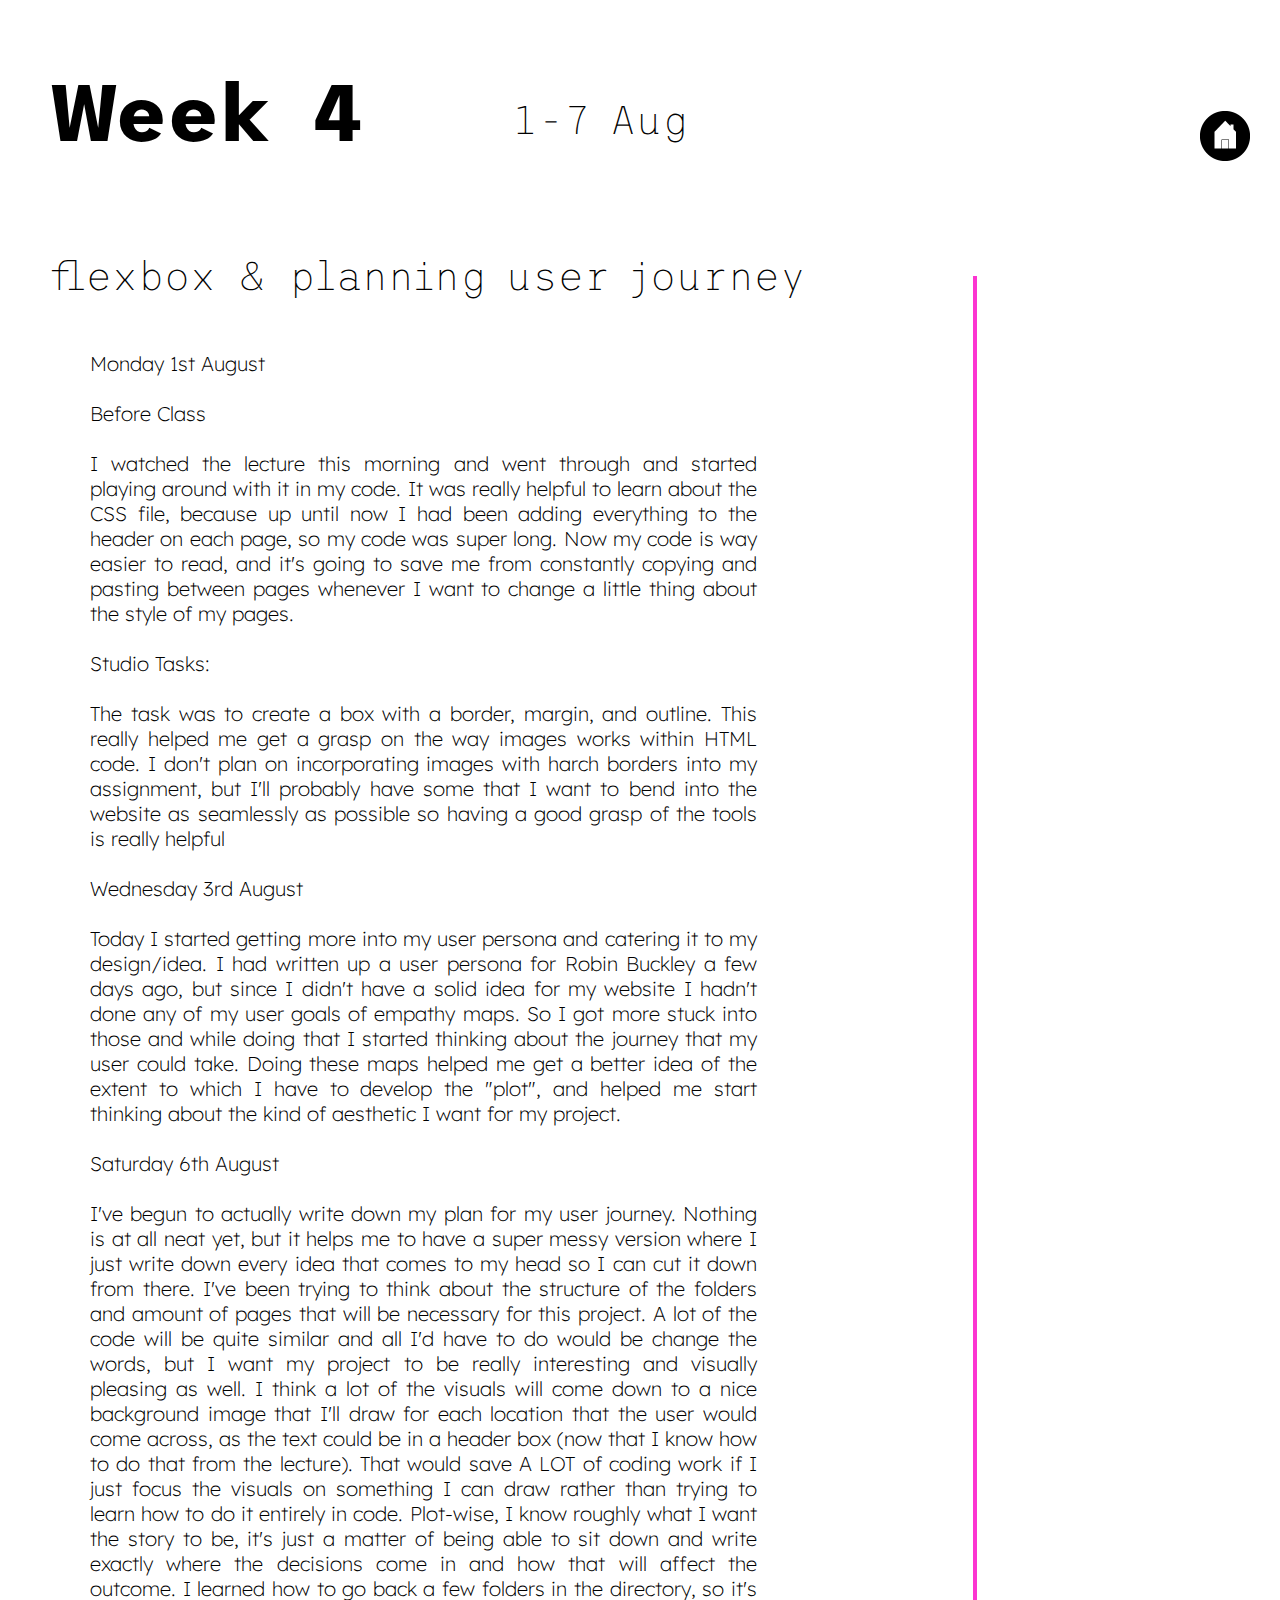
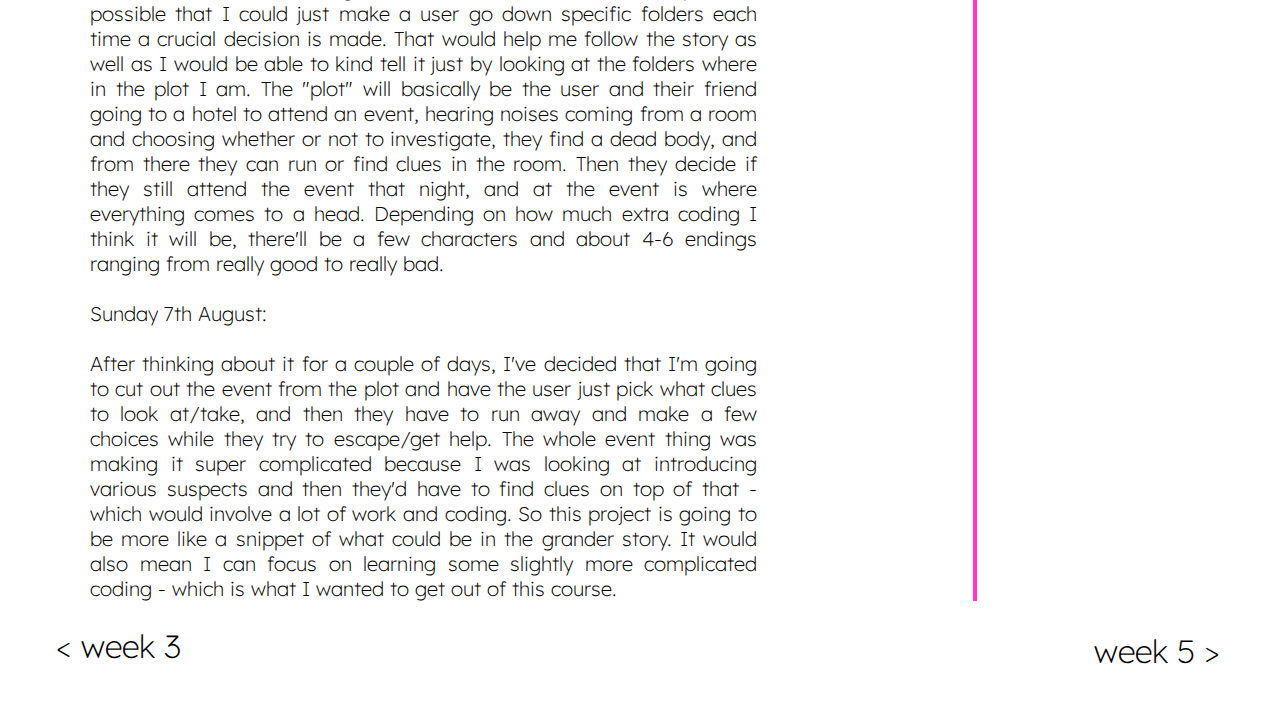
<file: week-4.html>
<!DOCTYPE html>  <!-- it's an html doctument -->
<html lang="en">  <!-- the language is english -->
<head>
    <meta charset="UTF-8">
    <meta http-equiv="X-UA-Compatible" content="IE=edge">
    <meta name="viewport" content="width=device-width, initial-scale=1.0">
    <title>week 4</title>

      <!-- additional fonts -->
      <link rel="preconnect" href="https://fonts.googleapis.com"> 
      <link rel="preconnect" href="https://fonts.gstatic.com" crossorigin> 
      <link href="https://fonts.googleapis.com/css2?family=Alfa+Slab+One&display=swap" rel="stylesheet"> <!--'Alfa Slab One' -->

      <link rel="preconnect" href="https://fonts.googleapis.com"> 
      <link rel="preconnect" href="https://fonts.gstatic.com" crossorigin> 
      <link href="https://fonts.googleapis.com/css2?family=Cormorant+SC:wght@700&display=swap" rel="stylesheet"> <!-- font-family: 'Cormorant SC', serif-->

      <link rel="preconnect" href="https://fonts.googleapis.com"> 
      <link rel="preconnect" href="https://fonts.gstatic.com" crossorigin> 
      <link href="https://fonts.googleapis.com/css2?family=Lexend:wght@300;500&display=swap" rel="stylesheet">  <!-- Lexend font  font-family: 'Lexend', sans-serif; -->
      
      <link rel="preconnect" href="https://fonts.googleapis.com"> 
<link rel="preconnect" href="https://fonts.gstatic.com" crossorigin> 
<link href="https://fonts.googleapis.com/css2?family=Trispace:wght@100;400&display=swap" rel="stylesheet">

      <link rel="stylesheet" href = "css/week-style.css" >

</head>

<body> 
    
     <!-- What did you learn today
    What was new/interesting
    How can it be applied to webdesign
    How does it influence you as a webdesigner?
     -->
  <header> 
    <nav> <h1> Week 4 </h1></nav>
    <nav> <h2> 1-7 Aug </h2> </nav>
    <nav> <a href="index.html"> <img src="img/home-button.png" alt="home button" style="width:50px; height:50px; padding:10px;"> </a></nav>  </header>
  <main>
    <section>
      <div class="subtitle">
        <h2> flexbox & planning user journey</h2>
      </div>
      <div class="info">
    <p style="padding-top: 30px;"> Monday 1st August
      <br>
      <br>
      Before Class 
      <br>
      <br>
      I watched the lecture this morning and went through and started playing around with it in 
      my code. It was really helpful to learn about the CSS file, because up until now I had been 
      adding everything to the header on each page, so my code was super long. Now my code is way 
      easier to read, and it's going to save me from constantly copying and pasting between pages whenever 
      I want to change a little thing about the style of my pages.
      <br>
  <br>
  Studio Tasks:
  <br>
  <br>
    The task was to create a box with a border, margin, and outline. This really helped me get a 
    grasp on the way images works within HTML code. I don't plan on incorporating images with harch 
    borders into my assignment, but I'll probably have some that I want to bend into the website as 
    seamlessly as possible so having a good grasp of the tools is really helpful
    <br>
    <br>
     Wednesday 3rd August
     <br>
     <br>
      Today I started getting more into my user persona and catering it to my design/idea. I 
      had written up a user persona for Robin Buckley a few days ago, but since I didn't have a 
      solid idea for my website I hadn't done any of my user goals of empathy maps. So I got more 
      stuck into those and while doing that I started thinking about the journey that my user could 
      take. Doing these maps helped me get a better idea of the extent to which I have to develop the 
      "plot", and helped me start thinking about the kind of aesthetic I want for my project.
      <br>
      <br>
    Saturday 6th August 
    <br>
    <br>
     I've begun to actually write down my plan for my user journey. Nothing is at all neat yet, 
      but it helps me to have a super messy version where I just write down every idea that comes to 
      my head so I can cut it down from there. I've been trying to think about the structure of the 
      folders and amount of pages that will be necessary for this project. A lot of the code will be 
      quite similar and all I'd have to do would be change the words, but I want my project to be 
      really interesting and visually pleasing as well. I think a lot of the visuals will come down to 
      a nice background image that I'll draw for each location that the user would come across, as the 
      text could be in a header box (now that I know how to do that from the lecture). That would save 
      A LOT of coding work if I just focus the visuals on something I can draw rather than trying to 
      learn how to do it entirely in code. Plot-wise, I know roughly what I want the story to be, it's 
      just a matter of being able to sit down and write exactly where the decisions come in and how 
      that will affect the outcome. I learned how to go back a few folders in the directory, so it's 
      possible that I could just make a user go down specific folders each time a crucial decision is 
      made. That would help me follow the story as well as I would be able to kind tell it just by 
      looking at the folders where in the plot I am. The "plot" will basically be the user and their 
      friend going to a hotel to attend an event, hearing noises coming from a room and choosing whether or not 
      to investigate, they find a dead body, and from there they can run or find clues in the room. Then 
      they decide if they still attend the event that night, and at the event is where everything comes 
      to a head. Depending on how much extra coding I think it will be, there'll be a few characters and 
      about 4-6 endings ranging from really good to really bad.
      <br>
      <br>
      Sunday 7th August: 
      <br>
      <br>
      After thinking about it for a couple of days, I've decided that I'm 
      going to cut out the event from the plot and have the user just pick what clues to look at/take, 
      and then they have to run away and make a few choices while they try to escape/get help. The whole 
      event thing was making it super complicated because I was looking at introducing various suspects 
      and then they'd have to find clues on top of that - which would involve a lot of work and coding. So 
      this project is going to be more like a snippet of what could be in the grander story. It would also 
      mean I can focus on learning some slightly more complicated coding - which is what I wanted to get 
      out of this course.
      </p>
      </div>
      <div class="buttonplace">
        <a href="week-3.html">
          <button  type="button"> &#60; week 3 </button>
        </a>
      </div>
    </section>
    <section> <div class="line"></div> </section>
    <section>
      <div class="nextweek">
        <a href="week-5.html">
          <button  type="button"> week 5 &#62; </button>
        </a>
      </div>
    </section>
  </main>
</body>
</html>
</file>
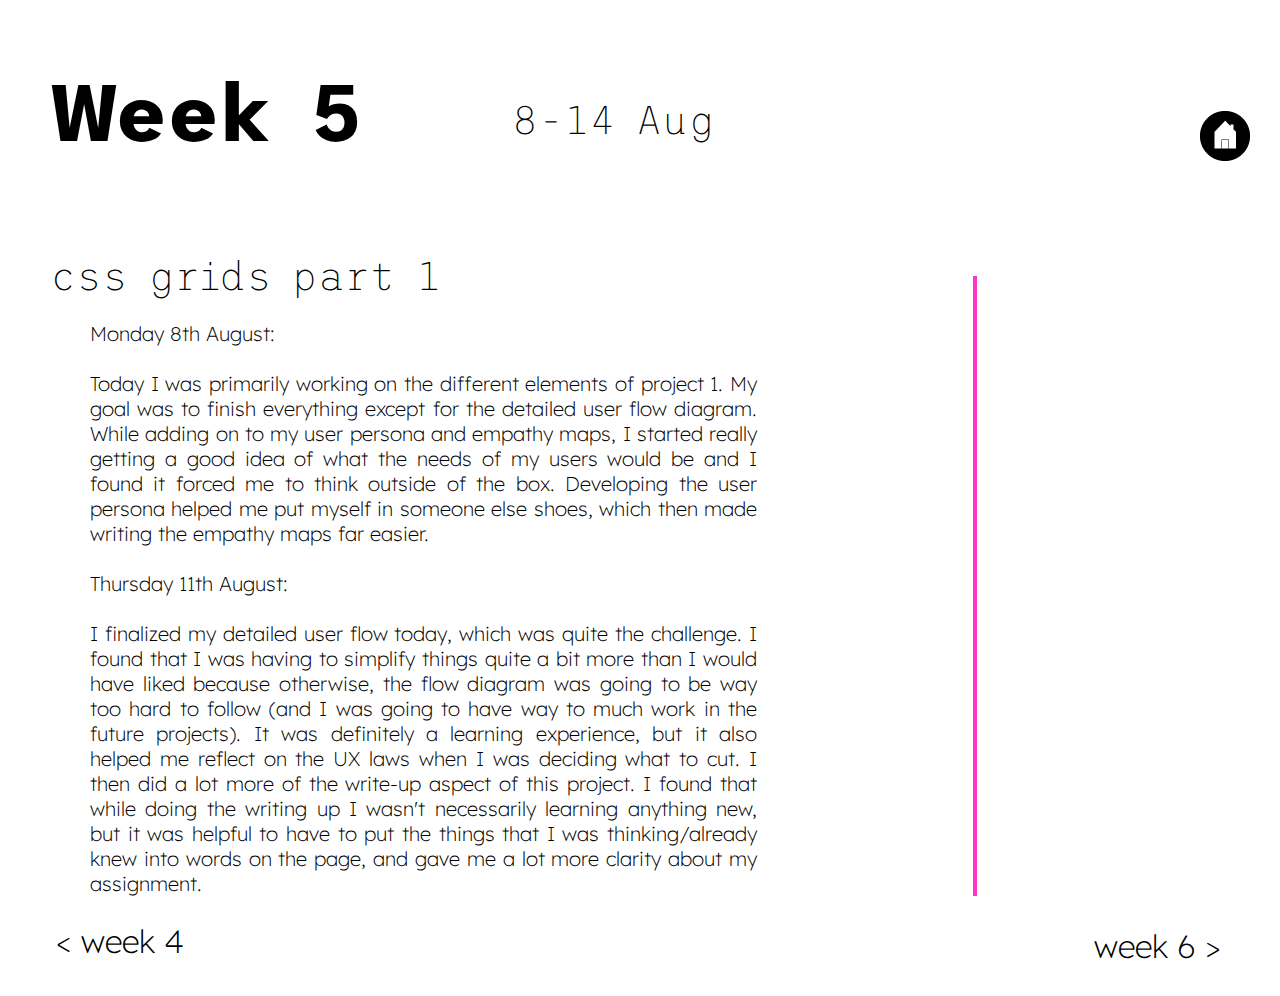
<file: week-5.html>
<!DOCTYPE html>  <!-- it's an html doctument -->
<html lang="en">  <!-- the language is english -->
<head>
    <meta charset="UTF-8">
    <meta http-equiv="X-UA-Compatible" content="IE=edge">
    <meta name="viewport" content="width=device-width, initial-scale=1.0">
    <title>week 5</title>

      <!-- additional fonts -->
      <link rel="preconnect" href="https://fonts.googleapis.com"> 
      <link rel="preconnect" href="https://fonts.gstatic.com" crossorigin> 
      <link href="https://fonts.googleapis.com/css2?family=Alfa+Slab+One&display=swap" rel="stylesheet"> <!--'Alfa Slab One' -->

      <link rel="preconnect" href="https://fonts.googleapis.com"> 
      <link rel="preconnect" href="https://fonts.gstatic.com" crossorigin> 
      <link href="https://fonts.googleapis.com/css2?family=Cormorant+SC:wght@700&display=swap" rel="stylesheet"> <!-- font-family: 'Cormorant SC', serif-->

      <link rel="preconnect" href="https://fonts.googleapis.com"> 
      <link rel="preconnect" href="https://fonts.gstatic.com" crossorigin> 
      <link href="https://fonts.googleapis.com/css2?family=Lexend:wght@300;500&display=swap" rel="stylesheet">  <!-- Lexend font  font-family: 'Lexend', sans-serif; -->
      
      <link rel="preconnect" href="https://fonts.googleapis.com"> 
      <link rel="preconnect" href="https://fonts.gstatic.com" crossorigin> 
      <link href="https://fonts.googleapis.com/css2?family=Trispace:wght@100;400&display=swap" rel="stylesheet">

      <link rel="stylesheet" href = "css/week-style.css" >

</head>

<body> 
    
     <!-- What did you learn today
    What was new/interesting
    How can it be applied to webdesign
    How does it influence you as a webdesigner?
     -->
  <header> 
    <nav> <h1> Week 5 </h1></nav>
    <nav> <h2> 8-14 Aug </h2> </nav>
    <nav> <a href="index.html"> <img src="img/home-button.png" alt="home button" style="width:50px; height:50px; padding:10px;"> </a></nav>  </header>
  <main>
    <section>
      <div class="subtitle">
        <h2> css grids part 1</h2>
      </div>
      <div class="info">
        <p> Monday 8th August:
        <br>
        <br>
        Today I was primarily working on the different elements of project 1. My goal was to finish 
        everything except for the detailed user flow diagram. While adding on to my user persona and 
        empathy maps, I started really getting a good idea of what the needs of my users would be 
        and I found it forced me to think outside of the box. Developing the user persona helped me 
        put myself in someone else shoes, which then made writing the empathy maps far easier. 
        <br>
        <br>
      Thursday 11th August:
      <br>
      <br>
        I finalized my detailed user flow today, which was quite the challenge. I found that I was 
        having to simplify things quite a bit more than I would have liked because otherwise, the 
        flow diagram was going to be way too hard to follow (and I was going to have way to much 
        work in the future projects). It was definitely a learning experience, but it also helped me 
        reflect on the UX laws when I was deciding what to cut. I then did a lot more of the 
        write-up aspect of this project. I found that while doing the writing up I wasn't necessarily 
        learning anything new, but it was helpful to have to put the things that I was thinking/already 
        knew into words on the page, and gave me a lot more clarity about my assignment.
    </p>
      </div>
      <div class="buttonplace">
        <a href="week-4.html">
          <button  type="button"> &#60; week 4 </button>
        </a>
      </div>
    </section>
    <section> <div class="line"></div> </section>
    <section>
      <div class="nextweek">
        <a href="week-6.html">
          <button  type="button"> week 6 &#62; </button>
        </a>
      </div>
    </section>
  </main>
</body>
</html>
</file>
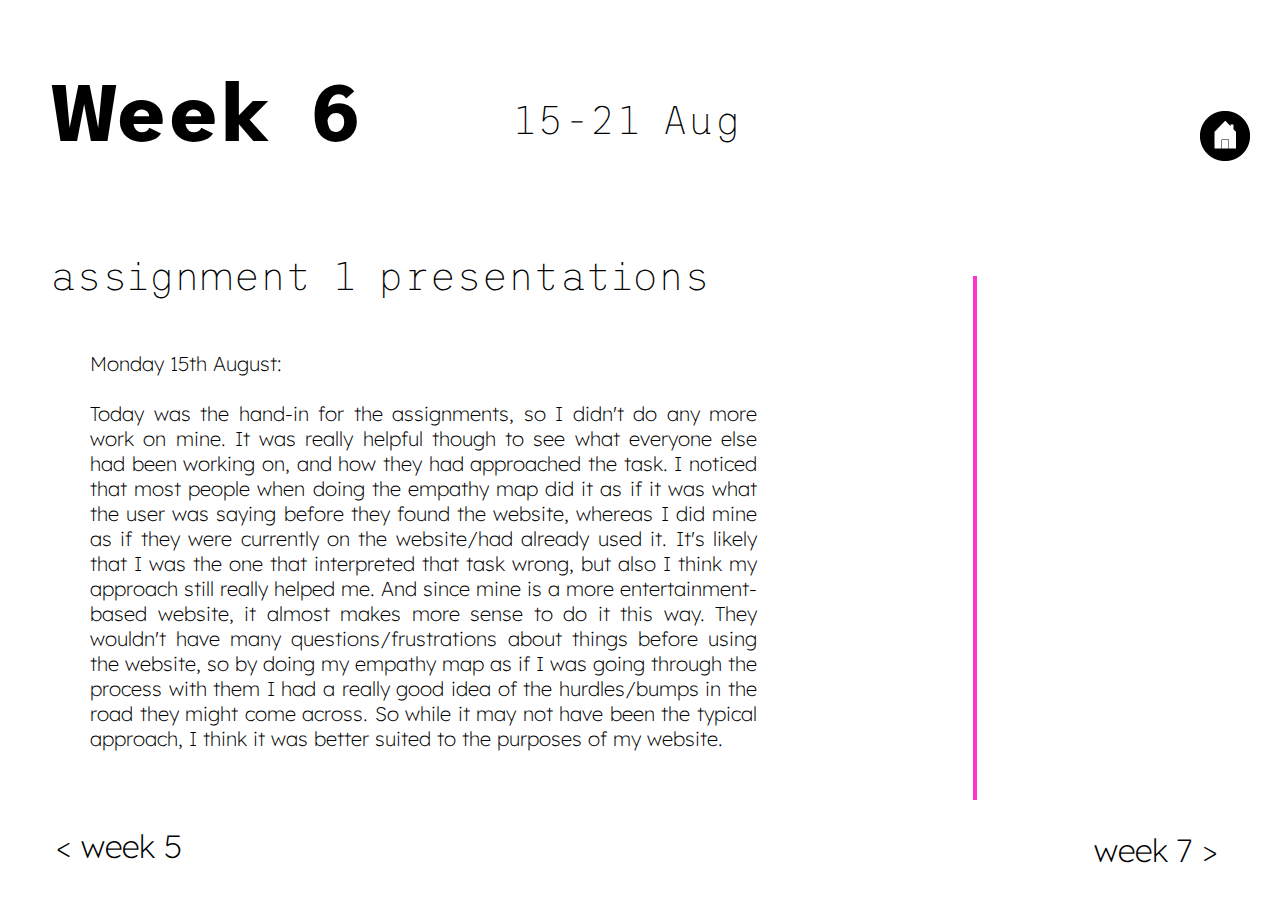
<file: week-6.html>
<!DOCTYPE html>  <!-- it's an html doctument -->
<html lang="en">  <!-- the language is english -->
<head>
    <meta charset="UTF-8">
    <meta http-equiv="X-UA-Compatible" content="IE=edge">
    <meta name="viewport" content="width=device-width, initial-scale=1.0">
    <title>week 6</title>

      <!-- additional fonts -->
      <link rel="preconnect" href="https://fonts.googleapis.com"> 
      <link rel="preconnect" href="https://fonts.gstatic.com" crossorigin> 
      <link href="https://fonts.googleapis.com/css2?family=Alfa+Slab+One&display=swap" rel="stylesheet"> <!--'Alfa Slab One' -->

      <link rel="preconnect" href="https://fonts.googleapis.com"> 
      <link rel="preconnect" href="https://fonts.gstatic.com" crossorigin> 
      <link href="https://fonts.googleapis.com/css2?family=Cormorant+SC:wght@700&display=swap" rel="stylesheet"> <!-- font-family: 'Cormorant SC', serif-->

      <link rel="preconnect" href="https://fonts.googleapis.com"> 
      <link rel="preconnect" href="https://fonts.gstatic.com" crossorigin> 
      <link href="https://fonts.googleapis.com/css2?family=Lexend:wght@300;500&display=swap" rel="stylesheet">  <!-- Lexend font  font-family: 'Lexend', sans-serif; -->
      
      <link rel="preconnect" href="https://fonts.googleapis.com"> 
<link rel="preconnect" href="https://fonts.gstatic.com" crossorigin> 
<link href="https://fonts.googleapis.com/css2?family=Trispace:wght@100;400&display=swap" rel="stylesheet">

      <link rel="stylesheet" href = "css/week-style.css" >

</head>

<body> 
    
     <!-- What did you learn today
    What was new/interesting
    How can it be applied to webdesign
    How does it influence you as a webdesigner?
     -->
  <header> 
    <nav> <h1> Week 6 </h1></nav>
    <nav> <h2> 15-21 Aug </h2> </nav>
    <nav> <a href="index.html"> <img src="img/home-button.png" alt="home button" style="width:50px; height:50px; padding:10px;"> </a></nav>  </header>
  <main>
    <section>
      <div class="subtitle">
        <h2> assignment 1 presentations</h2>
      </div>
      <div class="info">
        <p style="padding-top: 30px;"> Monday 15th August:
    <br> 
    <br>
    Today was the hand-in for the assignments, so I didn't do any more work on mine. 
    It was really helpful though to see what everyone else had been working on, and 
    how they had approached the task. I noticed that most people when doing the 
    empathy map did it as if it was what the user was saying before they found the 
    website, whereas I did mine as if they were currently on the website/had already 
    used it. It's likely that I was the one that interpreted that task wrong, but 
    also I think my approach still really helped me. And since mine is a more entertainment-based 
    website, it almost makes more sense to do it this way. They wouldn't have many 
    questions/frustrations about things before using the website, so by doing my empathy map as 
    if I was going through the process with them I had a really good idea of the hurdles/bumps in 
    the road they might come across. So while it may not have been the typical approach, I think 
    it was better suited to the purposes of my website.
    </p>
      </div>
      <div class="buttonplace">
        <a href="week-5.html">
          <button  type="button"> &#60; week 5 </button>
        </a>
      </div>
    </section>
    <section> <div class="line"></div> </section>
    <section>
      <div class="nextweek">
        <a href="week-7.html">
          <button  type="button"> week 7 &#62; </button>
        </a>
      </div>
    </section>
  </main>
</body>
</html>
</file>
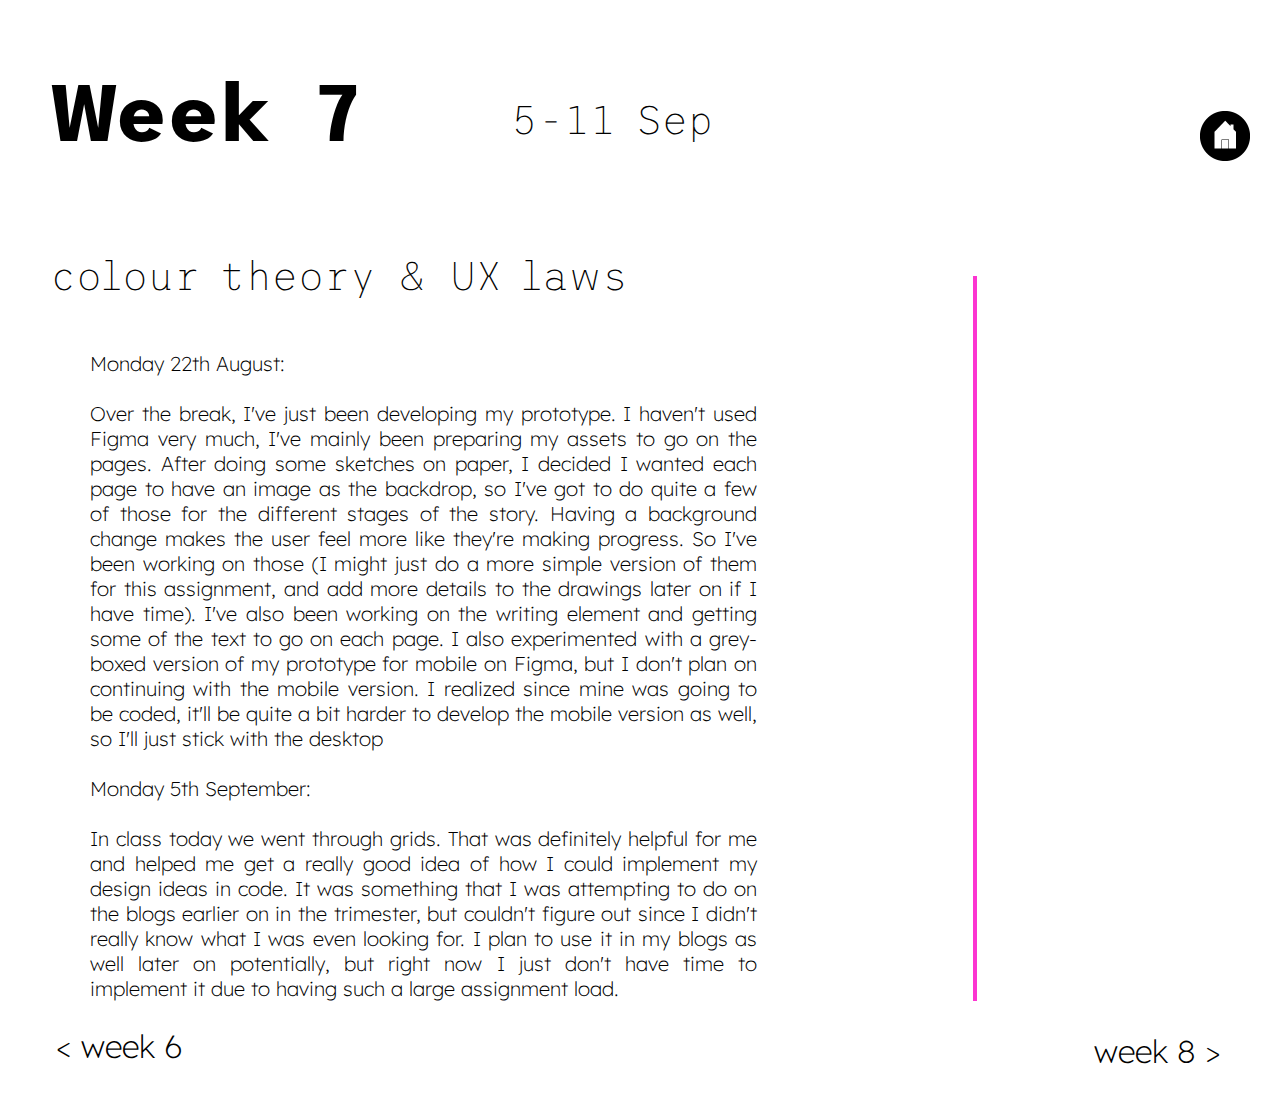
<file: week-7.html>
<!DOCTYPE html>  <!-- it's an html doctument -->
<html lang="en">  <!-- the language is english -->
<head>
    <meta charset="UTF-8">
    <meta http-equiv="X-UA-Compatible" content="IE=edge">
    <meta name="viewport" content="width=device-width, initial-scale=1.0">
    <title>week 7</title>

      <!-- additional fonts -->
      <link rel="preconnect" href="https://fonts.googleapis.com"> 
      <link rel="preconnect" href="https://fonts.gstatic.com" crossorigin> 
      <link href="https://fonts.googleapis.com/css2?family=Alfa+Slab+One&display=swap" rel="stylesheet"> <!--'Alfa Slab One' -->

      <link rel="preconnect" href="https://fonts.googleapis.com"> 
      <link rel="preconnect" href="https://fonts.gstatic.com" crossorigin> 
      <link href="https://fonts.googleapis.com/css2?family=Cormorant+SC:wght@700&display=swap" rel="stylesheet"> <!-- font-family: 'Cormorant SC', serif-->

      <link rel="preconnect" href="https://fonts.googleapis.com"> 
      <link rel="preconnect" href="https://fonts.gstatic.com" crossorigin> 
      <link href="https://fonts.googleapis.com/css2?family=Lexend:wght@300;500&display=swap" rel="stylesheet">  <!-- Lexend font  font-family: 'Lexend', sans-serif; -->
      
      <link rel="preconnect" href="https://fonts.googleapis.com"> 
      <link rel="preconnect" href="https://fonts.gstatic.com" crossorigin> 
      <link href="https://fonts.googleapis.com/css2?family=Trispace:wght@100;400&display=swap" rel="stylesheet">

      <link rel="stylesheet" href = "css/week-style.css" >

</head>

<body> 
    
     <!-- What did you learn today
    What was new/interesting
    How can it be applied to webdesign
    How does it influence you as a webdesigner?
     -->
  <header> 
    <nav> <h1> Week 7 </h1></nav>
    <nav> <h2> 5-11 Sep </h2> </nav>
    <nav> <a href="index.html"> <img src="img/home-button.png" alt="home button" style="width:50px; height:50px; padding:10px;"> </a></nav>  </header>
  <main>
    <section>
      <div class="subtitle">
        <h2> colour theory & UX laws</h2>
      </div>
      <div class="info">
      <!-- <h2> colour theory & UX laws</h2> -->
      <p style="padding-top: 30px;"> Monday 22th August:
    <br>
    <br> 
    Over the break, I've just been developing my prototype. I haven't used Figma very much, 
    I've mainly been preparing my assets to go on the pages. After doing some sketches on paper, 
    I decided I wanted each page to have an image as the backdrop, so I've got to do quite a few of those 
    for the different stages of the story. Having a background change makes the user feel 
    more like they're making progress. So I've been working on those (I might just do a more 
    simple version of them for this assignment, and add more details to the drawings later on if 
    I have time). I've also been working on the writing element and getting some of the text to 
    go on each page. I also experimented with a grey-boxed version of my prototype for mobile on Figma, 
    but I don't plan on continuing with the mobile version. I realized since mine was going to be coded, 
    it'll be quite a bit harder to develop the mobile version as well, so I'll just stick with the desktop
  <br>
  <br>
  Monday 5th September:
  <br>
  <br> 
    In class today we went through grids. That was definitely helpful for me and helped 
    me get a really good idea of how I could implement my design ideas in code. It was 
    something that I was attempting to do on the blogs earlier on in the trimester, but 
    couldn't figure out since I didn't really know what I was even looking for. I plan 
    to use it in my blogs as well later on potentially, but right now I just don't have 
    time to implement it due to having such a large assignment load.
    </p>

      </div>
      <div class="buttonplace">
        <a href="week-6.html">
          <button  type="button"> &#60; week 6 </button>
        </a>
      </div>
    </section>
    <section> <div class="line"></div> </section>
    <section>
      <div class="nextweek">
        <a href="week-8.html">
          <button  type="button"> week 8 &#62; </button>
        </a>
      </div>
    </section>
  </main>
</body>
</html>
</file>
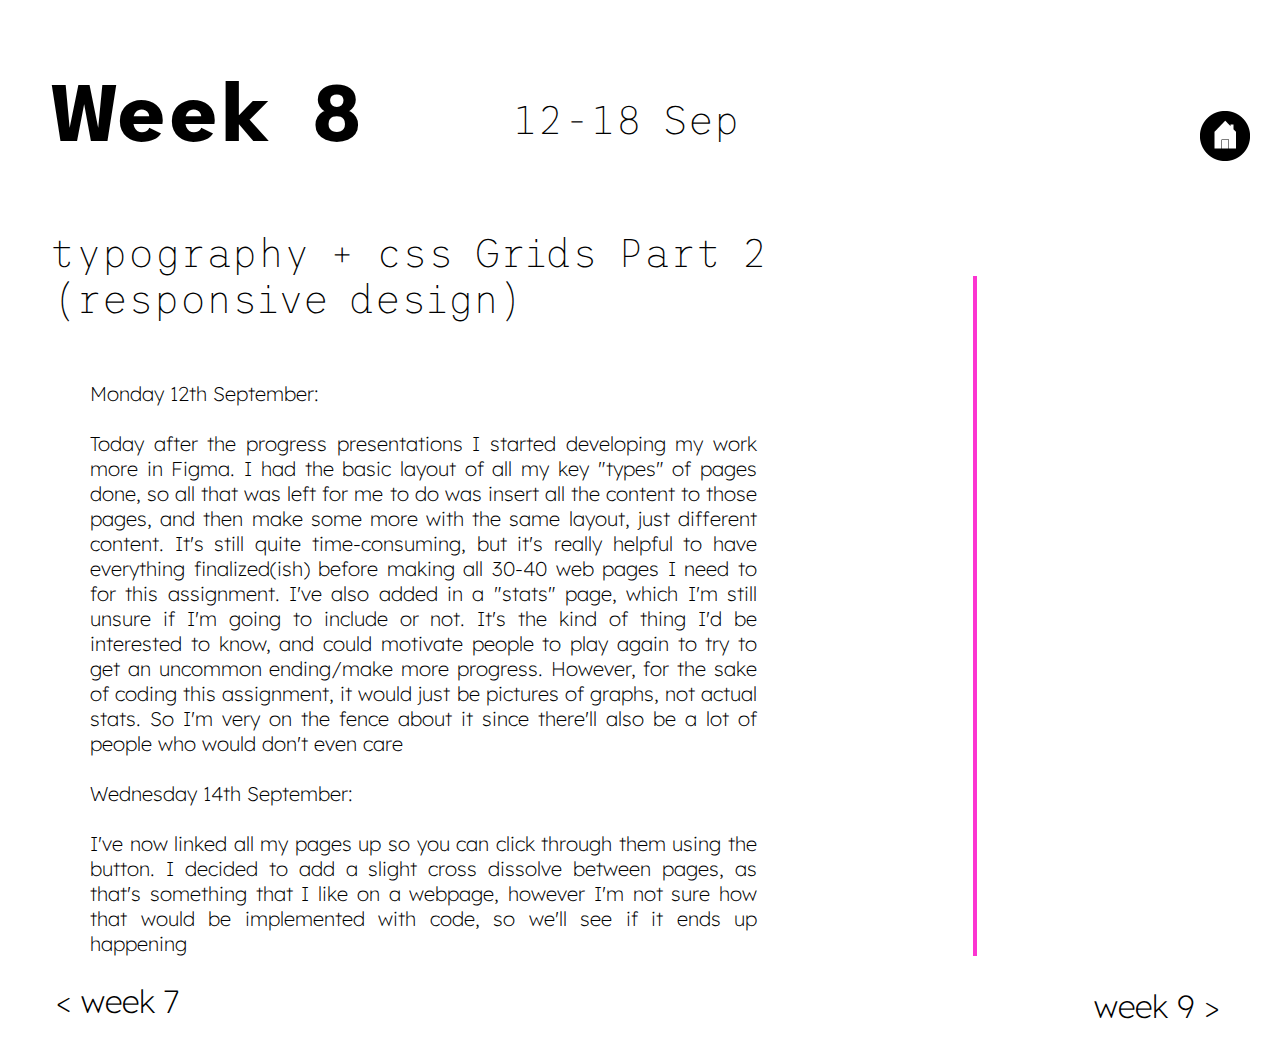
<file: week-8.html>
<!DOCTYPE html>  <!-- it's an html doctument -->
<html lang="en">  <!-- the language is english -->
<head>
    <meta charset="UTF-8">
    <meta http-equiv="X-UA-Compatible" content="IE=edge">
    <meta name="viewport" content="width=device-width, initial-scale=1.0">
    <title>week 8</title>

      <!-- additional fonts -->
      <link rel="preconnect" href="https://fonts.googleapis.com"> 
      <link rel="preconnect" href="https://fonts.gstatic.com" crossorigin> 
      <link href="https://fonts.googleapis.com/css2?family=Alfa+Slab+One&display=swap" rel="stylesheet"> <!--'Alfa Slab One' -->

      <link rel="preconnect" href="https://fonts.googleapis.com"> 
      <link rel="preconnect" href="https://fonts.gstatic.com" crossorigin> 
      <link href="https://fonts.googleapis.com/css2?family=Cormorant+SC:wght@700&display=swap" rel="stylesheet"> <!-- font-family: 'Cormorant SC', serif-->

      <link rel="preconnect" href="https://fonts.googleapis.com"> 
      <link rel="preconnect" href="https://fonts.gstatic.com" crossorigin> 
      <link href="https://fonts.googleapis.com/css2?family=Lexend:wght@300;500&display=swap" rel="stylesheet">  <!-- Lexend font  font-family: 'Lexend', sans-serif; -->
      
      <link rel="preconnect" href="https://fonts.googleapis.com"> 
<link rel="preconnect" href="https://fonts.gstatic.com" crossorigin> 
<link href="https://fonts.googleapis.com/css2?family=Trispace:wght@100;400&display=swap" rel="stylesheet">

      <link rel="stylesheet" href = "css/week-style.css" >

</head>

<body> 
    
     <!-- What did you learn today
    What was new/interesting
    How can it be applied to webdesign
    How does it influence you as a webdesigner?
     -->
  <header> 
    <nav> <h1> Week 8 </h1></nav>
    <nav> <h2> 12-18 Sep </h2> </nav>
    <nav> <a href="index.html"> <img src="img/home-button.png" alt="home button" style="width:50px; height:50px; padding:10px;"> </a></nav>  </header>
  <main>
    <section>
      <div class="subtitle">
        <h2> typography + css Grids Part 2 (responsive design)</h2>
      </div>
      <div class="info">
        <p style="padding-top: 60px;"> Monday 12th September:
          <br>
          <br>
          Today after the progress presentations I started developing my work more in Figma. 
          I had the basic layout of all my key "types" of pages done, so all that was left for 
          me to do was insert all the content to those pages, and then make some more with the 
          same layout, just different content. It's still quite time-consuming, but it's really 
          helpful to have everything finalized(ish) before making all 30-40 web pages I need to 
          for this assignment. I've also added in a "stats" page, which I'm still unsure if I'm 
          going to include or not. It's the kind of thing I'd be interested to know, and could 
          motivate people to play again to try to get an uncommon ending/make more progress. However, 
          for the sake of coding this assignment, it would just be pictures of graphs, not actual 
          stats. So I'm very on the fence about it since there'll also be a lot of people who would 
          don't even care
          <br>
          <br>
        Wednesday 14th September:
        <br>
         <br> 
          I've now linked all my pages up so you can click through them using the button. I decided 
          to add a slight cross dissolve between pages, as that's something that I like on a webpage, 
          however I'm not sure how that would be implemented with code, so we'll see if it ends up 
          happening
    </p>
      </div>
      <div class="buttonplace">
        <a href="week-7.html">
          <button  type="button"> &#60; week 7 </button>
        </a>
      </div>
    </section>
    <section> <div class="line"></div> </section>
    <section>
      <div class="nextweek">
        <a href="week-9.html">
          <button  type="button"> week 9 &#62; </button>
        </a>
      </div>
    </section>
  </main>
</body>
</html>
</file>
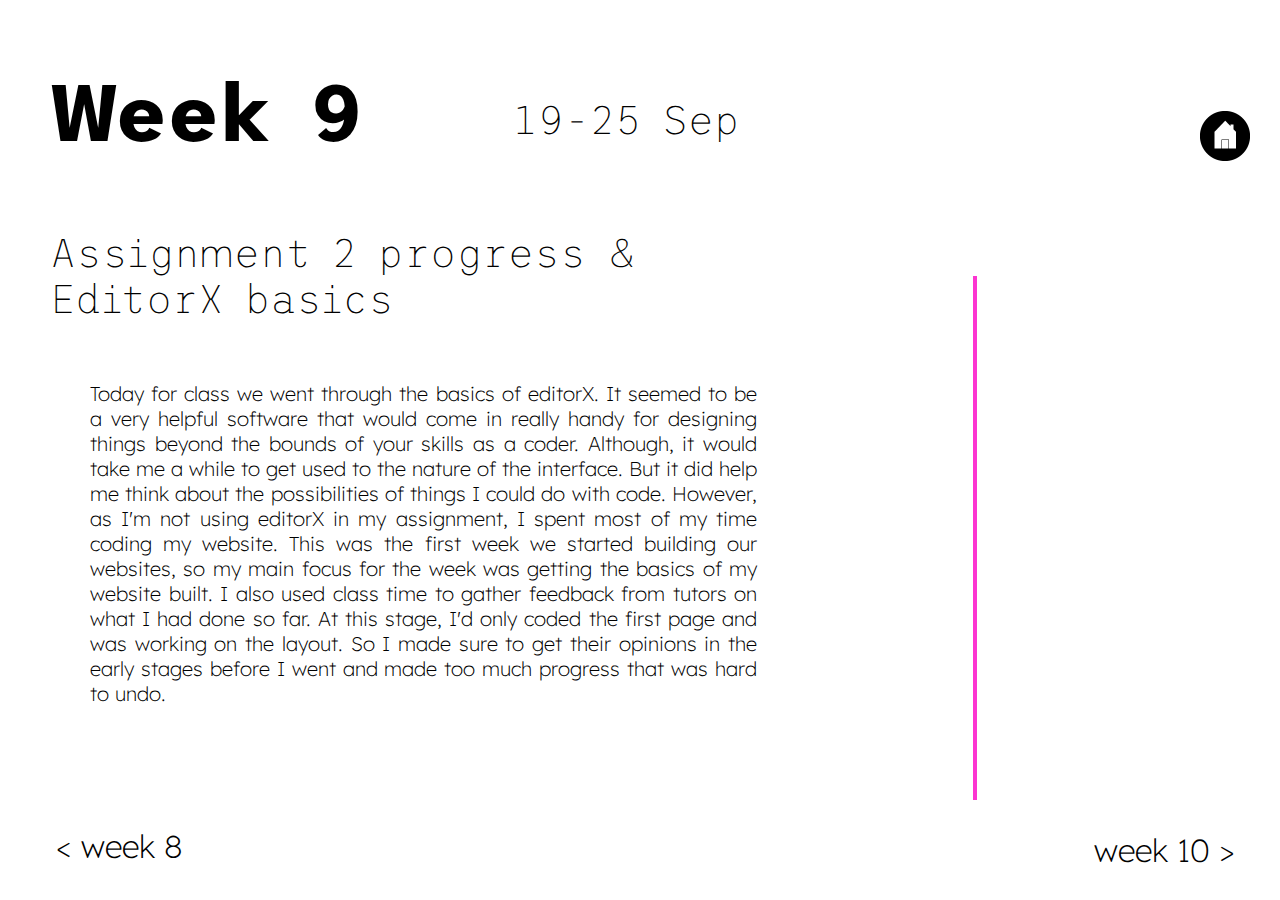
<file: week-9.html>
<!DOCTYPE html>  <!-- it's an html doctument -->
<html lang="en">  <!-- the language is english -->
<head>
    <meta charset="UTF-8">
    <meta http-equiv="X-UA-Compatible" content="IE=edge">
    <meta name="viewport" content="width=device-width, initial-scale=1.0">
    <title>week 9</title>

      <!-- additional fonts -->
      <link rel="preconnect" href="https://fonts.googleapis.com"> 
      <link rel="preconnect" href="https://fonts.gstatic.com" crossorigin> 
      <link href="https://fonts.googleapis.com/css2?family=Alfa+Slab+One&display=swap" rel="stylesheet"> <!--'Alfa Slab One' -->

      <link rel="preconnect" href="https://fonts.googleapis.com"> 
      <link rel="preconnect" href="https://fonts.gstatic.com" crossorigin> 
      <link href="https://fonts.googleapis.com/css2?family=Cormorant+SC:wght@700&display=swap" rel="stylesheet"> <!-- font-family: 'Cormorant SC', serif-->

      <link rel="preconnect" href="https://fonts.googleapis.com"> 
      <link rel="preconnect" href="https://fonts.gstatic.com" crossorigin> 
      <link href="https://fonts.googleapis.com/css2?family=Lexend:wght@300;500&display=swap" rel="stylesheet">  <!-- Lexend font  font-family: 'Lexend', sans-serif; -->
      
      <link rel="preconnect" href="https://fonts.googleapis.com"> 
<link rel="preconnect" href="https://fonts.gstatic.com" crossorigin> 
<link href="https://fonts.googleapis.com/css2?family=Trispace:wght@100;400&display=swap" rel="stylesheet">

      <link rel="stylesheet" href = "css/week-style.css" >

</head>

<body> 
    
     <!-- What did you learn today
    What was new/interesting
    How can it be applied to webdesign
    How does it influence you as a webdesigner?
     -->
  <header> 
    <nav> <h1> Week 9 </h1></nav>
    <nav> <h2> 19-25 Sep </h2> </nav>
    <nav> <a href="index.html"> <img src="img/home-button.png" alt="home button" style="width:50px; height:50px; padding:10px;"> </a></nav>  </header>
  <main>
    <section>
      <div class="subtitle">
        <h2> Assignment 2 progress & EditorX basics</h2>
      </div>
      <div class="info">
        <p style="padding-top: 60px;">
          Today for class we went through the basics of editorX. It seemed to be a very helpful software
          that would come in really handy for designing things beyond the bounds of your skills as a coder.
          Although, it would take me a while to get used to the nature of the interface. But it did help me 
          think about the possibilities of things I could do with code. However, as I'm not using editorX 
          in my assignment, I spent most of my time coding my website. This was the first week we started 
          building our websites, so my main focus for the week was getting the basics of my website built. 
          I also used class time to gather feedback from tutors on what I had done so far. At this stage, I'd 
          only coded the first page and was working on the layout. So I made sure to get their opinions in 
          the early stages before I went and made too much progress that was hard to undo.
      </p>
      </div>
      <div class="buttonplace">
        <a href="week-8.html">
          <button  type="button"> &#60; week 8 </button>
        </a>
      </div>
    </section>
    <section> <div class="line"></div> </section>
    <section>
      <div class="nextweek">
        <a href="week-10.html">
          <button  type="button"> week 10 &#62; </button>
        </a>
      </div>
    </section>
  </main>
</body>
</html>
</file>
<file: css/style.css>
body{
        background-repeat: no-repeat;
        background-size: 100%, 100%;
        margin: 0;
        padding: 0;
        background-color: white;
        height: 100vh;
        width: 100vw;
        display: grid;
        grid-template-columns: auto;
        grid-template-rows: 15% auto;
        grid-template-areas: 
            "header"
            "main";
      }

      header {
        grid-area: header;
        display: grid;
        align-content: center;
        justify-content: center;
        grid-template-columns: 90% auto;
        grid-template-rows: auto;
        grid-template-areas: 
            "title nav";
      }
      nav:nth-of-type(1) {
        grid-area: title;
      }
      nav:nth-of-type(2) {
        grid-area: nav;
        margin: 1vw;
        align-content: center;
        justify-content: center;
      }
      
      main {
        grid-area: main;
        /* background-image: url('../img/backdrop_2.jpg'); */
        background-repeat: no-repeat;
        background-size: cover;
        background-color: white;
        text-align: left;
        background-position: 50% 50%;
        display: grid;
        padding-top: 2vw;
        grid-template-columns: auto 1380px auto;
        grid-template-rows: auto;
        grid-template-areas: 
            "aside1 buttons aside2";
      }

      section {
        display: flex;
        align-items: center;
        justify-items: center;
      }

      section:nth-of-type(1) {
        grid-area: aside1;
      }

      section:nth-of-type(2) {
        grid-area: buttons;
        flex-direction: column;
        display: grid;
        /* align-items: center;
        justify-items: center; */
        grid-template-rows: 270px 270px 270px 270px;
        grid-template-columns: 460px 460px 460px;
        grid-template-areas: 
          "button1 button2 button3"
          "button4 button5 button6"
          "button7 button8 button9"
          "button10 button11 button12";
      }
      
      .button1{
        grid-area: button1;
        display: flex;
        overflow: hidden;
        align-items: center;
        justify-items: center;
      }
      .button2{
        grid-area: button2;
        display: flex;
        align-items: center;
        justify-items: center;
      }
      .button3{
        grid-area: button3;
        display: flex;
        align-items: center;
        justify-items: center;
      }
      .button4{
        grid-area: button4;
        display: flex;
        align-items: center;
        justify-items: center;
      }
      .button5{
        grid-area: button5;
        display: flex;
        align-items: center;
        justify-items: center;
      }
      .button6{
        grid-area: button6;
        display: flex;
        align-items: center;
        justify-items: center;
      }
      .button7{
        grid-area: button7;
        display: flex;
        align-items: center;
        justify-items: center;
      }
      .button8{
        grid-area: button8;
        display: flex;
        align-items: center;
        justify-items: center;
      }
      .button9{
        grid-area: button9;
        display: flex;
        align-items: center;
        justify-items: center;
      }
      .button10{
        grid-area: button10;
        display: flex;
        align-items: center;
        justify-items: center;
      }
      .button11{
        grid-area: button11;
        display: flex;
        align-items: center;
        justify-items: center;
      }
      .button12{
        grid-area: button12;
        display: flex;
        align-items: center;
        justify-items: center;
      }


      section:nth-of-type(3) {
        grid-area: aside2;
      }

      @media (max-width:1380px){
        main {
          grid-area: main;
          /* background-image: url('../img/backdrop_2.jpg'); */
          background-repeat: no-repeat;
          background-size: cover;
          background-color: white;
          text-align: left;
          background-position: 50% 50%;
          display: grid;
          padding-top: 2vw;
          grid-template-columns: auto 960px auto;
          grid-template-rows: auto;
          grid-template-areas: 
              "aside1 buttons aside2";
        }

        section:nth-of-type(2) {
          grid-area: buttons;
          flex-direction: column;
          display: grid;
          /* align-items: center;
          justify-items: center; */
          grid-template-rows: 270px 270px 270px 270px 270px 270px;
          grid-template-columns: 460px 460px;
          grid-template-areas: 
            "button1 button2"
            "button3 button4"
            "button5 button6"
            "button7 button8"
            "button9 button10"
            "button11 button12";
        }
        }

        @media (max-width:960px){
          main {
            grid-area: main;
            background-repeat: no-repeat;
            background-size: cover;
            background-color: white;
            text-align: left;
            background-position: 50% 50%;
            display: grid;
            padding-top: 2vw;
            grid-template-columns: auto 270px auto;
            grid-template-rows: auto;
            grid-template-areas: 
                "aside1 buttons aside2";
          }
  
          section:nth-of-type(2) {
            grid-area: buttons;
            flex-direction: column;
            display: grid;
            /* align-items: center;
            justify-items: center; */
            grid-template-rows: 270px 270px 270px 270px 270px 270px 270px 270px 270px 270px 270px 270px;
            grid-template-columns: auto;
            grid-template-areas: 
              "button1"
              "button2"
              "button3"
              "button4"
              "button5"
              "button6"
              "button7"
              "button8"
              "button9"
              "button10"
              "button11"
              "button12";
          }
          }

      button {
        /* background-color: #F7BC77; */
        text-align: center;
        text-decoration: none;
        border: 5px;
        width: 432px;
        height: 243px;
        font-weight: 200;
        display: inline-block;
        font-size: 32px;
        font-family: 'Trispace', sans-serif;
        cursor: pointer;
        transition: 0.3s;
        transition-timing-function: ease-in-out;
      }
      
      button:hover {
        /* box-shadow: 0 12px 16px 0 rgba(0,0,0,0.24), 0 17px 50px 0 rgba(0,0,0,0.19); */
        transition: 0.3s;
        transition-timing-function: ease-in-out;
        -webkit-transform: scale(0.95);
        -ms-transform: scale(0.95);
        transform: scale(0.95); 
        color: #fc35d1;
        /* border-radius:5%; */
        /*rotateZ(5deg)*/
        /* filter: brightness(108%); */
      }
      /* .shrink:hover {
        -webkit-transform: scale(0.8);
        -ms-transform: scale(0.8);
        transform: scale(0.8);
} */

      img {
        width: 432px;
        height: 243px;
        background-color: antiquewhite;
      }

      H1{ 
        font-family: 'Trispace', sans-serif;
        font-size:80px;
        color: black;
      }


       /* br{
        display: block;
        line-height: 10px;
         }

         /* custom fonts */
        /* H1{ 
          line-height: 1.5rem;
          padding-top: 20px;
          padding-bottom: 1rem;
          padding-left: 20px;
          padding-right: 20px;
          font-family: 'Cormorant SC', Georgia, Serif;
          font-size:80px;
          color: #fbf0ff;
        }
        H2{ 
          line-height: 0.75rem;
          padding-left: 20px;
          padding-right: 20px;
          font-family: 'Cormorant SC', Helvetica, Sans-Serif;
          font-size:28px;
        }
        H3{
          padding-left: 20px;
          padding-right: 20px;
          font-family: Helvetica, Sans-Serif; 
          font-size:18px;
        }
        p{ 
          line-height: 1.2rem;
          padding-left: 20px; 
          padding-right: 20px;
          font-family: Helvetica, Sans-Serif; 
          font-size:16px
        } */

        /* custom links */
        /* a:link, a:visited { /* unvisited and visited link */
        /* color: black;
        text-decoration: none;
        font-family: Helvetica, Sans-Serif; 
        } */

        /* mouse over link */
        /* a:hover {
        color: #fc35d1;
        text-decoration: none;
        font-family: Helvetica, Sans-Serif; 
        }
        img{
          width: 200px;
          height: 150px;
          background-color: #eefffe;
          padding: 10px;
          border: 2px solid rgb(255, 192, 235);
          border-radius: 10px;
          margin: 0px 20px 0px 20px;
        } */
</file>
<file: css/week-style.css>
body{
        background-repeat: no-repeat;
        background-size: 100%, 100%;
        margin: 0;
        padding: 0;
        background-color: white;
        height: 100vh;
        width: 100vw;
        display: grid;
        grid-template-columns: auto;
        grid-template-rows: 25% auto;
        grid-template-areas: 
            "header"
            "main";
      }

      @media (max-width:767px) {
        body{
          background-repeat: no-repeat;
          background-size: 100%, 100%;
          margin: 0;
          padding: 0;
          background-color: white;
          height: 100vh;
          width: 100vw;
          display: grid;
          grid-template-columns: auto;
          grid-template-rows: 35% auto;
          grid-template-areas: 
              "header"
              "main";
        }

        header {
          grid-area: header;
          display: grid;
          animation-name: fadeIn;
          animation-duration: 1s;
          position: relative;
          align-content: center;
          background-color: white;
          /* justify-content: center; */
          grid-template-columns: 55% 38% auto;
          grid-template-rows: auto;
          grid-template-areas: 
              "title dates nav";
        }

        main {
          grid-area: main;
          /* background-image: url('../img/backdrop_2.jpg'); */
          background-repeat: no-repeat;
          background-size: cover;
          background-color: white;
          animation-name: fadeIn;
          animation-duration: 1s;
          /* animation-delay: 0.5s; */
          position: relative;
          text-align: left;
          background-position: 50% 50%;
          display: grid;
          padding-top: 10vh;
          grid-template-columns: 65vw auto 15vw;
          grid-template-rows: auto;
          grid-template-areas: 
              "text break images";
        }
      }

      /* .fade-in {
        animation: fadeIn 0.5s;
      } */
      
      /* @keyframes fadeIn {
        0% {opacity: 0; left:0px; top:100px; scale:0.9;}
        100% {opacity: 1; left:0px; top:0px; scale:1;}
      } */

      @keyframes fadeIn {
        0% {opacity: 0; left:0px; top:100px;}
        100% {opacity: 1; left:0px; top:0px;}
      }

      @keyframes fontColour {
        0% {color: black}
        50% {color: #fc35d1;}
        100% {color: black;}
      }
      

      header {
        grid-area: header;
        display: grid;
        animation-name: fadeIn;
        animation-duration: 1s;
        position: relative;
        align-content: center;
        background-color: white;
        /* justify-content: center; */
        grid-template-columns: 40% 53% auto;
        grid-template-rows: auto;
        grid-template-areas: 
            "title dates nav";
      }

      nav:nth-of-type(1) {
        grid-area: title;
        padding-left: 50px;
      }

      nav:nth-of-type(2) {
        grid-area: dates;
        padding-top: 50px;
      }

      nav:nth-of-type(3) {
        grid-area: nav;
        padding-top: 50px;
        align-content: center;
        justify-content: center;
      }
      
      main {
        grid-area: main;
        /* background-image: url('../img/backdrop_2.jpg'); */
        background-repeat: no-repeat;
        background-size: cover;
        background-color: white;
        animation-name: fadeIn;
        animation-duration: 1s;
        /* animation-delay: 0.5s; */
        position: relative;
        text-align: left;
        background-position: 50% 50%;
        display: grid;
        padding-top: 2vw;
        grid-template-columns: 65vw auto 15vw;
        grid-template-rows: auto;
        grid-template-areas: 
            "text break images";
      }

      section {
        display: flex;
        /* align-items: center;
        justify-items: center; */
      }

      section:nth-of-type(1) {
        grid-area: text;
        display: grid;
        padding-left: 50px;
        flex-flow: column;
        grid-template-rows: 50px auto 80px;
        grid-template-columns: auto;
        grid-template-areas: 
          "subtitle"
          "info"
          "buttonplace";
      }

      .subtitle{
        grid-area: subtitle;
        display: flex;
        align-items: center;
      }

      .info{
        grid-area: info;
        display: flex;
        flex-flow: column;
        margin-left: 40px;
        margin-right: 75px;
        /* grid-auto-flow: row; */
        align-items: center;
      }

      .buttonplace{
        grid-area: buttonplace;
        display: flex;
        align-items: center;
      }

      section:nth-of-type(2) {
        grid-area: break;
        flex-direction: column;
        /* background-color: green; */
        display: grid;
        padding-left: 50px;
        grid-template-rows: auto;
        grid-template-columns: 44% auto 49%;
        grid-template-areas: 
          "space1 line space2";
      }
      .space1{
        grid-area: space1;
        display: flex;
        align-items: center;
      }

      .line {
        grid-area: line;
        align-items: center;
        border-left: 4px solid #fc35d1;
        /* height: 500px; */
        margin-top: 25px;
        margin-bottom: 100px;
      }
      .space2{
        grid-area: space2;
        display: flex;
        align-items: center;
      }

      section:nth-of-type(3) {
        grid-area: images;
        display: grid;
        padding-right: 50px;
        align-items: flex-end;
        justify-items: flex-end;
        grid-template-rows: auto 80px;
        grid-template-columns: auto;
        grid-template-areas: 
          "extracontent"
          "nextweek";
      }

      .nextweek{
        grid-area: nextweek;
        display: flex;
        align-items: flex-end;
        justify-items: flex-end;
      }

      button {
        /* background-color: #F7BC77; */
        text-align: left;
        text-decoration: none;
        background-color: white;
        border: 5px;
        width: 158px;
        height: 50px;
        padding-bottom: 70px;
        font-weight: 200;
        display: inline-block;
        font-size: 32px;
        font-family: 'Lexend', sans-serif;
        cursor: pointer;
        transition: 0.3s;
        transition-timing-function: ease-in-out;
      }
      
      button:hover {
        /* box-shadow: 0 12px 16px 0 rgba(0,0,0,0.24), 0 17px 50px 0 rgba(0,0,0,0.19); */
        transition: 0.3s;
        transition-timing-function: ease-in-out;
        -webkit-transform: scale(1.05);
        -ms-transform: scale(1.05);
        transform: scale(1.05); /*rotateZ(5deg)*/
        color: #fc35d1;
      }

      img {
        width: 432px;
        height: 243px;
        background-color: white;
      }

      H1{ 
        font-family: 'Trispace', sans-serif;
        font-size:80px;
        transition: 0.5s;
        /* animation-timing-function: ease-in;
        animation-name: fontColour;
        animation-duration: 1.5s; */
        /* animation-delay: 1s; */
      }

      H2{ 
        font-family: 'Trispace', sans-serif;
        font-size:40px;
        transition: 0.5s;
        font-weight: 100;
        /* animation-timing-function: ease-in;
        animation-name: fontColour;
        animation-duration: 1.5s; */
        /* animation-delay: 1s; */
      }

/* animation-timing-function: ease-in; */
        /* animation-name: fontColour;
        animation-duration: 0.75s; */

      /* H2:hover{ 
        scale: 1.025;
        transition: 0.5s;
      }
      H1:hover{ 
        scale: 1.025;
        transition: 0.5s;
      }

      p:hover{ 
        scale: 1.025;
        transition: 0.5s;
      } */

      p{ 
        font-family: 'Lexend', sans-serif;
        font-size:20px;
        font-weight: 200;
        transition: 0.5s;
        text-align: justify
      }

      ul {
        font-family: 'Lexend', sans-serif;
        font-size:20px;
        font-weight: 200;
        color: black;
      }

      ol {
        font-family: 'Lexend', sans-serif;
        font-size:20px;
        font-weight: 200;
        color: black;
      }

      a:link, a:visited { /* unvisited and visited link */
        color: black;
        text-decoration: none;
        font-family: Helvetica, Sans-Serif; 
      }
      a:hover {
          color: #fc35d1;
          text-decoration: none;
          font-family: Helvetica, Sans-Serif; 
      }
</file>
